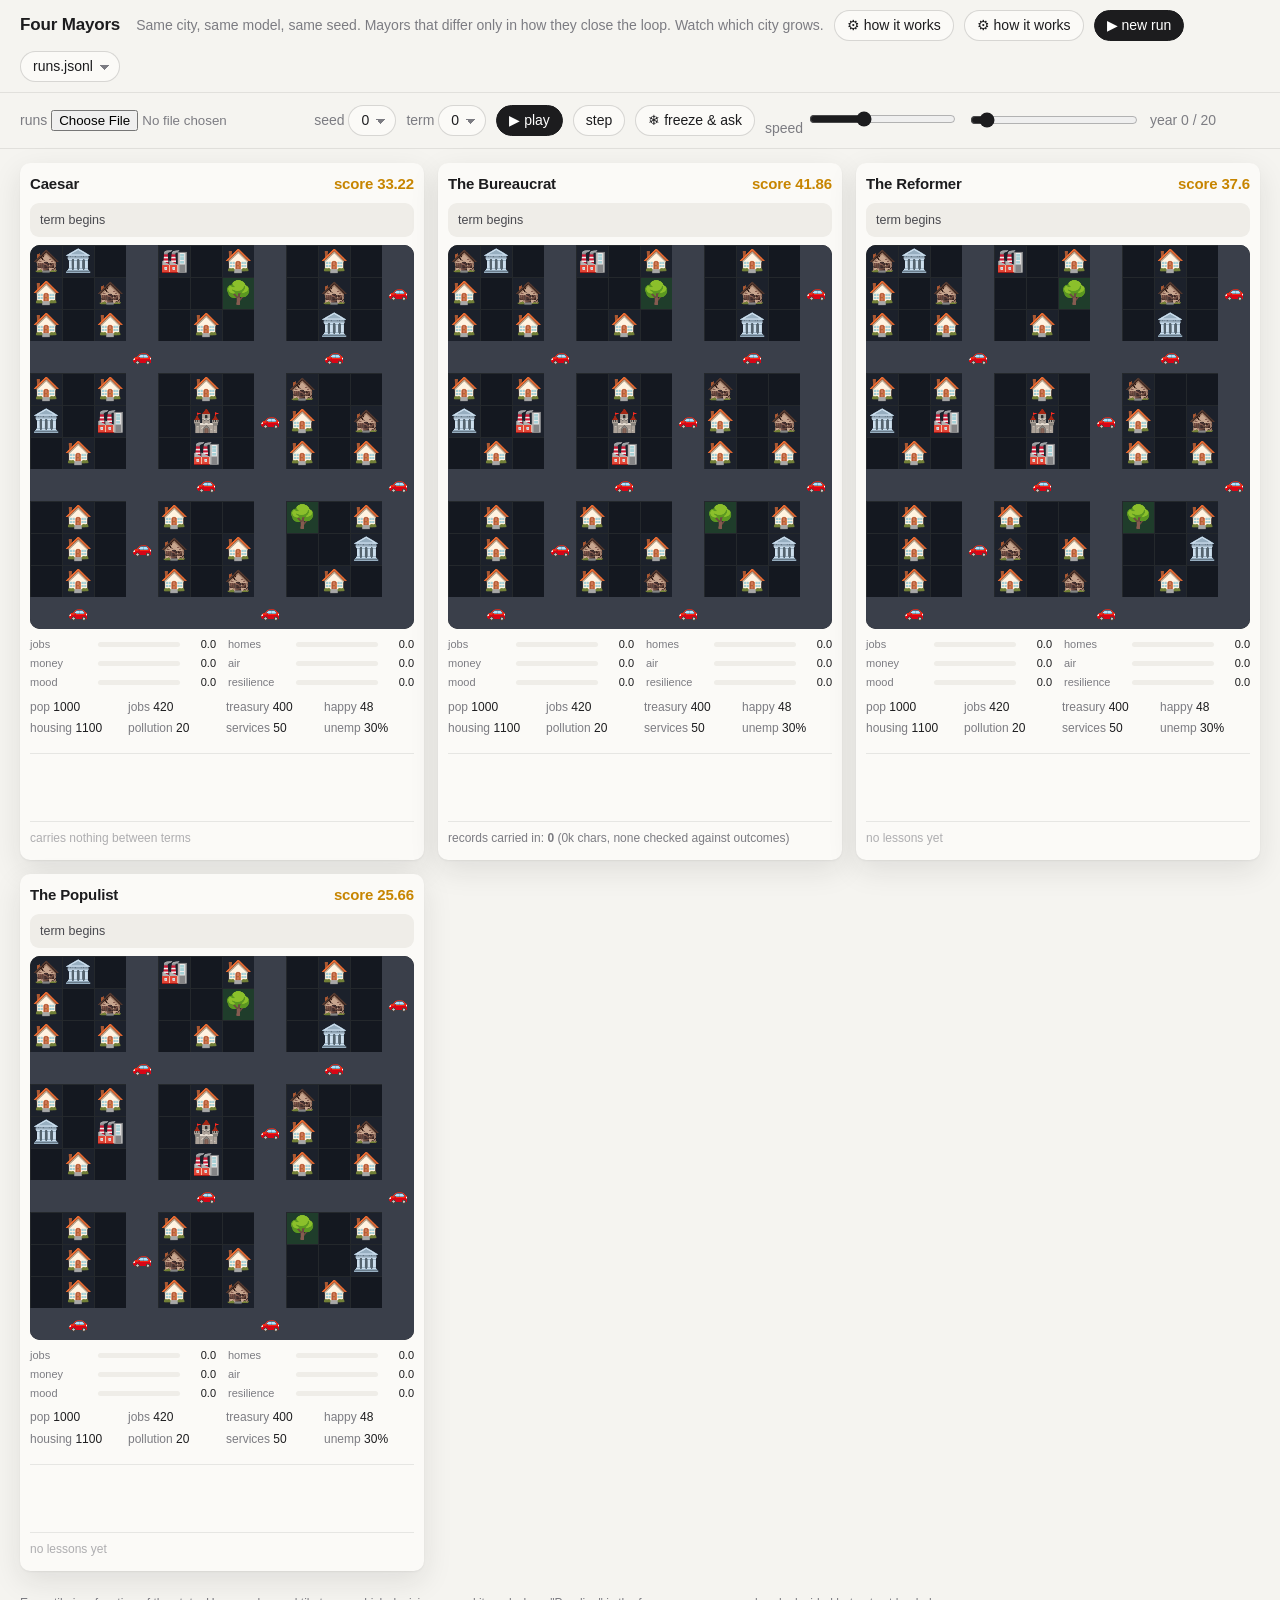
<file: web/index.html>
<!doctype html>
<html lang="en">
<head>
<meta charset="utf-8" />
<meta name="viewport" content="width=device-width, initial-scale=1" />
<title>Four Mayors</title>
<style>
  :root { --bg:#0f1115; --panel:#171a21; --ink:#e8e8ea; --muted:#9aa0aa; --line:#2a2f3a; --good:#4ade80; --bad:#f87171; --warn:#fbbf24; }
  * { box-sizing: border-box; }
  body { margin:0; background:var(--bg); color:var(--ink); font: 14px/1.4 system-ui, -apple-system, Segoe UI, Roboto, sans-serif; }
  header { display:flex; gap:16px; align-items:center; padding:12px 20px; border-bottom:1px solid var(--line); flex-wrap:wrap; }
  header h1 { font-size:18px; margin:0; font-weight:600; }
  header .thesis { color:var(--muted); }
  .controls { display:flex; gap:10px; align-items:center; flex-wrap:wrap; padding:10px 20px; border-bottom:1px solid var(--line); }
  .controls label { color:var(--muted); }
  select, button, input[type=range] { background:var(--panel); color:var(--ink); border:1px solid var(--line); border-radius:6px; padding:5px 8px; }
  button { cursor:pointer; }
  button.primary { background:#2563eb; border-color:#2563eb; }
  #year { font-variant-numeric: tabular-nums; min-width:110px; }
  main { display:grid; grid-template-columns: repeat(auto-fit, minmax(300px, 1fr)); gap:14px; padding:14px 20px; }
  .city { background:var(--panel); border:1px solid var(--line); border-radius:10px; padding:10px; display:flex; flex-direction:column; gap:8px; }
  .city h2 { margin:0; font-size:15px; display:flex; justify-content:space-between; align-items:baseline; }
  .city h2 .score { font-variant-numeric: tabular-nums; color:var(--warn); }
  canvas { width:100%; aspect-ratio:1; border-radius:6px; background:#0b0d12; image-rendering: pixelated; }
  .health { display:grid; grid-template-columns: 1fr 1fr; gap:3px 12px; font-size:11px; color:var(--muted); }
  .hb { display:grid; grid-template-columns: 62px 1fr 30px; align-items:center; gap:6px; }
  .hb.total { grid-column: 1 / -1; color:var(--ink); }
  .ht { height:7px; background:#0b0d12; border-radius:4px; overflow:hidden; }
  .hf { display:block; height:100%; transition: width .6s ease; }
  .hv { text-align:right; font-variant-numeric: tabular-nums; }
  .stats { display:grid; grid-template-columns: repeat(4, 1fr); gap:4px 8px; font-size:12px; color:var(--muted); }
  .stats b { color:var(--ink); font-weight:500; }
  .ticker { min-height:60px; font-size:12px; color:var(--muted); border-top:1px solid var(--line); padding-top:6px; }
  .ticker .ev { display:block; }
  .ticker .up { color:var(--good); } .ticker .down { color:var(--bad); }
  .lessons { font-size:12px; border-top:1px solid var(--line); padding-top:6px; }
  .lessons .l { display:block; padding:2px 0; }
  .lessons .failed { color:var(--bad); text-decoration: line-through; }
  .lessons .held { color:var(--good); }
  .fuse { font-size:12px; color:var(--warn); }
  .decision { font-size:12px; color:var(--ink); background:#1f2937; border-radius:6px; padding:6px 8px; min-height:34px; }
  .tip { position:fixed; pointer-events:none; background:#000; color:#fff; padding:4px 8px; border-radius:6px; font-size:12px; display:none; z-index:10; }
  footer { padding:10px 20px; color:var(--muted); font-size:12px; }
</style>
<link rel="stylesheet" href="theme.css">
<style>:root{--panel:var(--surface);--line:var(--hair)} body{background:var(--bg)!important;color:var(--ink)!important} .city{background:var(--surface)!important;border:none!important;box-shadow:var(--shadow)} canvas{border-radius:10px} .decision{background:var(--surface-2)!important;color:var(--ink-2)!important} .ht{background:var(--surface-2)!important} .stats b{color:var(--ink)!important}</style>
</head>
<body>
<header>
  <h1>Four Mayors</h1>
  <span class="thesis">Same city, same model, same seed. Mayors that differ only in how they close the loop. Watch which city grows.</span>
</header>
<div class="controls">
  <label>runs <input id="file" type="file" accept=".jsonl,.json" /></label>
  <label>seed <select id="seed"></select></label>
  <label>term <select id="term"></select></label>
  <button id="play" class="primary">▶ play</button>
  <button id="step">step</button>
  <button id="freeze" title="stop the clock and ask someone in the city">❄ freeze &amp; ask</button>
  <label>speed <input id="speed" type="range" min="1" max="10" value="4" /></label>
  <input id="scrub" type="range" min="0" max="20" value="0" style="flex:1; min-width:160px" />
  <span id="year">year 0 / 20</span>
</div>
<main id="cities"></main>
<footer>Every tile is a function of the state. Hover a changed tile to see which decision caused it, and when. "Pending" is the fuse: consequences already decided but not yet landed.</footer>
<div class="tip" id="tip"></div>

<script>
// ---------- data ----------
let episodes = [];   // all lines from runs.jsonl
let view = [];       // episodes for the selected (seed, term), one per mayor
let year = 0, playing = false, timer = null;
const ORDER = ["caesar", "bureaucrat", "reformer", "populist", "reformer_shuffled"];
const NAMES = window.MAYOR_NAMES = { caesar: "Caesar", bureaucrat: "The Bureaucrat", reformer: "The Reformer", populist: "The Populist", reformer_shuffled: "Reformer (shuffled control)" };

function dedupe(eps) {
  const m = new Map(); for (const e of eps) m.set(`${e.mayor}|${e.seed}|${e.term}`, e); // later lines win
  return [...m.values()];
}
async function loadDefault() {
  let file = new URLSearchParams(location.search).get("runs");
  if (!file) { try { const j = await (await fetch("http://localhost:8766/runs")).json(); const first = j.runs.find(r => r.file !== "runs.jsonl" && r.episodes > 0) || j.runs[0]; file = first && first.file; } catch (e) {} }
  file = file || "demo-science.jsonl";
  try { const r = await fetch(`../runs/${file}?t=${Date.now()}`); if (r.ok) { window.currentRunFile = file; parse(await r.text()); const rf = document.getElementById('runFile'); if (rf && [...rf.options].some(o => o.value === file)) rf.value = file; } } catch (e) {}
}
function parse(text) {
  episodes = dedupe(text.split("\n").filter(Boolean).map(l => JSON.parse(l)));
  const seeds = [...new Set(episodes.map(e => e.seed))].sort((a,b)=>a-b);
  const terms = [...new Set(episodes.map(e => e.term))].sort((a,b)=>a-b);
  fill("seed", seeds); fill("term", terms);
  select();
}
function fill(id, xs) { const s = document.getElementById(id); s.innerHTML = xs.map(x => `<option>${x}</option>`).join(""); }
function select() {
  const seed = +document.getElementById("seed").value, term = +document.getElementById("term").value;
  view = episodes.filter(e => e.seed === seed && e.term === term)
                 .sort((a,b) => ORDER.indexOf(a.mayor) - ORDER.indexOf(b.mayor));
  year = 0; build(); render();
}

// ---------- tiles: a deterministic function of state ----------
// 12x12 grid. Tile kinds: empty, shack, house, tower, factory, park, civic, road.
function tilesFor(s) {
  const N = 12, t = [];
  const hu = s.housing, tier = s.economy_tier;
  const houses = Math.min(60, Math.round(hu / 40));          // ~1 tile per 40 units
  const factories = Math.min(20, s.factories);
  const parks = Math.min(20, s.parks);
  const civic = Math.min(12, Math.round(s.services / 12));
  const occ = Math.min(1, s.population / Math.max(hu, 1));   // occupancy drives shack/house/tower mix
  // fixed placement order so the same state always draws the same picture
  const spots = [];
  for (let r = 0; r < N; r++) for (let c = 0; c < N; c++) {
    if (r % 4 === 3 || c % 4 === 3) { spots.push(null); continue; } // roads
    spots.push([r, c]);
  }
  const lots = spots.map((p, i) => p ? i : -1).filter(i => i >= 0);
  // deterministic shuffle by index (no rng): a fixed permutation
  const perm = lots.map((i, k) => [((k * 37) % lots.length), i]).sort((a,b)=>a[0]-b[0]).map(x=>x[1]);
  const kinds = new Array(N*N).fill("empty");
  spots.forEach((p, i) => { if (!p) kinds[i] = "road"; });
  const HALL = 5 * N + 5; kinds[HALL] = "hall"; // city hall always stands at the centre lot
  const perm0 = perm.filter(i => i !== HALL); perm.length = 0; perm.push(...perm0);
  let k = 0;
  for (let i = 0; i < houses && k < perm.length; i++, k++) kinds[perm[k]] = occ > 0.9 ? (tier >= 2 ? "tower" : "house") : (occ > 0.6 ? "house" : "shack");
  for (let i = 0; i < factories && k < perm.length; i++, k++) kinds[perm[k]] = "factory";
  for (let i = 0; i < parks && k < perm.length; i++, k++) kinds[perm[k]] = "park";
  for (let i = 0; i < civic && k < perm.length; i++, k++) kinds[perm[k]] = "civic";
  // shuttered shops appear when the economy is bad: convert some houses to "shuttered"
  if (tier <= 1) for (let i = 0; i < N*N; i += 7) if (kinds[i] === "house" || kinds[i] === "shack") kinds[i] = "shuttered";
  return { kinds, N, tier, pollution: s.pollution };
}
const GLYPH = { empty: "", shack: "🛖", house: "🏠", tower: "🏢", factory: "🏭", park: "🌳", civic: "🏛️", hall: "🏰", shuttered: "🏚️", road: "" };
function drawCity(cv, s, prevKinds, changedTiles) {
  const ctx = cv.getContext("2d");
  const W = cv.width = cv.clientWidth * 2, H = cv.height = W;
  const { kinds, N, tier, pollution } = tilesFor(s);
  // sky tint from pollution
  const smog = Math.min(1, pollution / 100);
  ctx.fillStyle = `rgb(${Math.round(20 + 80*smog)}, ${Math.round(28 + 60*smog)}, ${Math.round(40 + 20*smog)})`;
  ctx.fillRect(0, 0, W, H);
  const cell = W / N;
  ctx.font = `${cell * 0.7}px serif`; ctx.textAlign = "center"; ctx.textBaseline = "middle";
  for (let r = 0; r < N; r++) for (let c = 0; c < N; c++) {
    const i = r * N + c, kind = kinds[i], x = c * cell, y = r * cell;
    if (kind === "road") {
      ctx.fillStyle = "#3a3f4a"; ctx.fillRect(x, y, cell, cell);
      // vehicles: horses at tier 0, few cars at 1, traffic at 2-3
      if ((r + c) % (tier === 0 ? 9 : tier === 1 ? 6 : 3) === 0) { ctx.font = `${cell*0.5}px serif`; ctx.fillText(tier === 0 ? "🐎" : "🚗", x + cell/2, y + cell/2); ctx.font = `${cell * 0.7}px serif`; }
      continue;
    }
    ctx.fillStyle = kind === "park" ? "#1f3d2b" : kind === "empty" ? "#141820" : "#1c212b";
    ctx.fillRect(x + 1, y + 1, cell - 2, cell - 2);
    if (GLYPH[kind]) ctx.fillText(GLYPH[kind], x + cell/2, y + cell/2 + 2);
    if (prevKinds && prevKinds[i] !== kind) { ctx.strokeStyle = "#fbbf24"; ctx.lineWidth = 3; ctx.strokeRect(x + 2, y + 2, cell - 4, cell - 4); changedTiles.push({ r, c, from: prevKinds[i], to: kind }); }
  }
  return kinds;
}

// ---------- build cards ----------
function build() {
  const main = document.getElementById("cities"); main.innerHTML = "";
  for (const ep of view) {
    const el = document.createElement("section"); el.className = "city"; el.dataset.mayor = ep.mayor;
    el.innerHTML = `<h2><span>${NAMES[ep.mayor] || ep.mayor}${ep.inherited ? ' <span style="opacity:.5;font-weight:400">· inherited city</span>' : ""}</span><span class="score" title="deterministic scoreboard at end of term">score ${ep.scoreboard?.total ?? "–"}</span></h2>
      <div class="decision"></div>
      <canvas></canvas>
      <div class="health"></div>
      <div class="stats"></div>
      <div class="fuse"></div>
      <div class="ticker"></div>
      <div class="lessons"></div>`;
    main.appendChild(el);
    el._prevKinds = null;
    el.querySelector("h2").style.cursor = "pointer";
    el.querySelector("h2").title = "freeze and ask someone in this city";
    el.querySelector("h2").addEventListener("click", () => { stop(); if (window.chroniclerOpen) window.chroniclerOpen(ep, Math.max(1, year)); });
    el.querySelector("canvas").addEventListener("mousemove", e => hover(e, el, ep));
    el.querySelector("canvas").addEventListener("mouseleave", () => document.getElementById("tip").style.display = "none");
  }
  const maxY = Math.max(...view.map(e => e.years), 1);
  document.getElementById("scrub").max = maxY;
}

function stateAt(ep, y) {
  if (y === 0) return ep.history[0]?.state_before ?? ep.final_state;
  const rec = ep.history[Math.min(y, ep.history.length) - 1];
  return rec.state;
}

function render() {
  document.getElementById("year").textContent = `year ${year} / 20`;
  document.getElementById("scrub").value = year;
  for (const el of document.querySelectorAll(".city")) {
    const ep = view.find(e => e.mayor === el.dataset.mayor);
    const s = stateAt(ep, year);
    const rec = year > 0 ? ep.history[Math.min(year, ep.history.length) - 1] : null;
    const ended = year >= ep.years && ep.ended !== "horizon";
    el._changed = [];
    el._prevKinds = drawCity(el.querySelector("canvas"), s, el._prevKinds, el._changed);
    el._lastEvents = rec ? rec.events : [];
    // health bars: six criteria, 0-10, from the per-year scoreboard
    const sby = ep.scoreboard_by_year || [];
    const sb = year > 0 ? sby[Math.min(year, sby.length) - 1] : null;
    const CRIT = [["prosperity","jobs"],["housing","homes"],["fiscal","money"],["environment","air"],["wellbeing","mood"],["resilience","resilience"]];
    el.querySelector(".health").innerHTML = CRIT.map(([k, label]) => {
      const v = sb ? sb[k] : 0, pct = Math.round(v * 10);
      const col = v >= 7 ? "var(--good)" : v >= 4 ? "var(--warn)" : "var(--bad)";
      return `<div class="hb"><span class="hl">${label}</span><span class="ht"><span class="hf" style="width:${pct}%;background:${col}"></span></span><span class="hv">${v.toFixed(1)}</span></div>`;
    }).join("") + (sb ? `<div class="hb total"><span class="hl">total</span><span class="ht"><span class="hf" style="width:${Math.round(sb.total/60*100)}%;background:var(--warn)"></span></span><span class="hv">${sb.total.toFixed(1)}/60</span></div>` : "");
    el.querySelector(".stats").innerHTML = [
      ["pop", s.population], ["jobs", s.jobs], ["treasury", s.treasury], ["happy", s.happiness],
      ["housing", s.housing], ["pollution", s.pollution], ["services", s.services], ["unemp", Math.round((s.unemployment||0)*100) + "%"],
    ].map(([k, v]) => `<span>${k} <b>${v}</b></span>`).join("");
    el.querySelector(".decision").textContent = rec
      ? (rec.actions.length ? rec.actions.map(a => `${a.name}(${Object.values(a.args).map(v => typeof v === "number" ? Math.round(v*100)/100 : v).join(",")})`).join(" · ") : "did nothing")
        + (rec.reasoning ? ` — “${rec.reasoning.slice(0, 120)}”` : "")
      : "term begins";
    el.querySelector(".fuse").textContent = rec ? `pending consequences: ${rec.pending_count}` + (ended ? `  ·  ENDED: ${ep.ended.toUpperCase()}` : "") : "";
    const evs = (rec ? rec.events : []).filter(e => e.cause_action !== "economy" || Math.abs(e.delta) > 25).slice(0, 5);
    el.querySelector(".ticker").innerHTML = evs.map(e =>
      `<span class="ev ${e.delta > 0 ? "up" : "down"}">${e.variable} ${e.delta > 0 ? "+" : ""}${Math.round(e.delta)} <span style="opacity:.7">because ${e.cause_action} (y${e.cause_year})${e.note ? ": " + e.note : ""}</span></span>`).join("");
    // lessons panel: memory before this term, with this term's verdicts once the term is over
    const before = ep.memory_before?.lessons || [];
    const verdicts = year >= ep.years ? (ep.memory_diff?.checked || []) : [];
    if (ep.memory_before?.policy === "opinion_log") {
      el.querySelector(".lessons").innerHTML = `<span class="l">records carried in: <b>${ep.memory_before.opinion_log_entries}</b> (${Math.round(ep.memory_before.opinion_log_chars/1000)}k chars, none checked against outcomes)</span>`;
    } else if (before.length || verdicts.length) {
      el.querySelector(".lessons").innerHTML = before.map(l => {
        const v = verdicts.find(x => x.rule === l.rule);
        const cls = v ? (v.verdict === "failed" ? "failed" : v.verdict === "held" ? "held" : "") : "";
        return `<span class="l ${cls}">• ${l.rule} <span style="opacity:.6">(${l.confidence})${v && v.deleted ? " — deleted" : v && v.verdict === "failed" ? ` — contradicted, ${v.before}→${v.after}` : ""}</span></span>`;
      }).join("");
    } else {
      el.querySelector(".lessons").innerHTML = ep.memory_before?.policy === "none" ? `<span class="l" style="opacity:.6">carries nothing between terms</span>` : `<span class="l" style="opacity:.6">no lessons yet</span>`;
    }
  }
}

function hover(e, el, ep) {
  const tip = document.getElementById("tip");
  const cv = e.target, rect = cv.getBoundingClientRect();
  const N = 12, c = Math.floor((e.clientX - rect.left) / rect.width * N), r = Math.floor((e.clientY - rect.top) / rect.height * N);
  const ch = (el._changed || []).find(t => t.r === r && t.c === c);
  if (!ch) { tip.style.display = "none"; return; }
  const cause = (el._lastEvents || []).find(ev => ["housing", "factories", "parks", "services", "population"].includes(ev.variable) && ev.cause_action !== "economy")
             || (el._lastEvents || [])[0];
  tip.textContent = `${ch.from} → ${ch.to}` + (cause ? `  because: ${cause.cause_action}, year ${cause.cause_year}` : "");
  tip.style.left = (e.clientX + 12) + "px"; tip.style.top = (e.clientY + 12) + "px"; tip.style.display = "block";
}

// ---------- playback: two clocks ----------
function tick() {
  const maxY = +document.getElementById("scrub").max;
  if (year >= maxY) { stop(); return; }
  year++; render();
  if (window.chroniclerCheck && window.chroniclerCheck(view, year)) { const wasPlaying = playing; stop(); window.__resumePlay = () => { if (wasPlaying) play(); }; }
}
function play() { if (playing) return stop(); playing = true; document.getElementById("play").textContent = "❚❚ pause"; schedule(); }
function schedule() { const spd = +document.getElementById("speed").value; timer = setTimeout(() => { tick(); if (playing) schedule(); }, 10000 / spd); }
function stop() { playing = false; clearTimeout(timer); document.getElementById("play").textContent = "▶ play"; }

document.getElementById("play").onclick = play;
document.getElementById("step").onclick = () => { stop(); tick(); };
document.getElementById("freeze").onclick = () => { stop(); if (view[0] && window.chroniclerOpen) window.chroniclerOpen(view[0], Math.max(1, year)); };
document.getElementById("scrub").oninput = e => { stop(); year = +e.target.value; for (const el of document.querySelectorAll(".city")) el._prevKinds = null; render(); };
document.getElementById("seed").onchange = select;
document.getElementById("term").onchange = select;
document.getElementById("file").onchange = async e => { const f = e.target.files[0]; if (f) parse(await f.text()); };
window.addEventListener("resize", render);
window.currentEp = () => view[0] || null;
window.loadRunsFile = async name => { try { const r = await fetch(`../runs/${name}?t=${Date.now()}`); if (r.ok) parse(await r.text()); } catch (e) {} };
loadDefault();
</script>
<script src="narrator.js"></script>
<script src="tech.js"></script>
<script src="runpanel.js"></script>
</body>
</html>
</file>
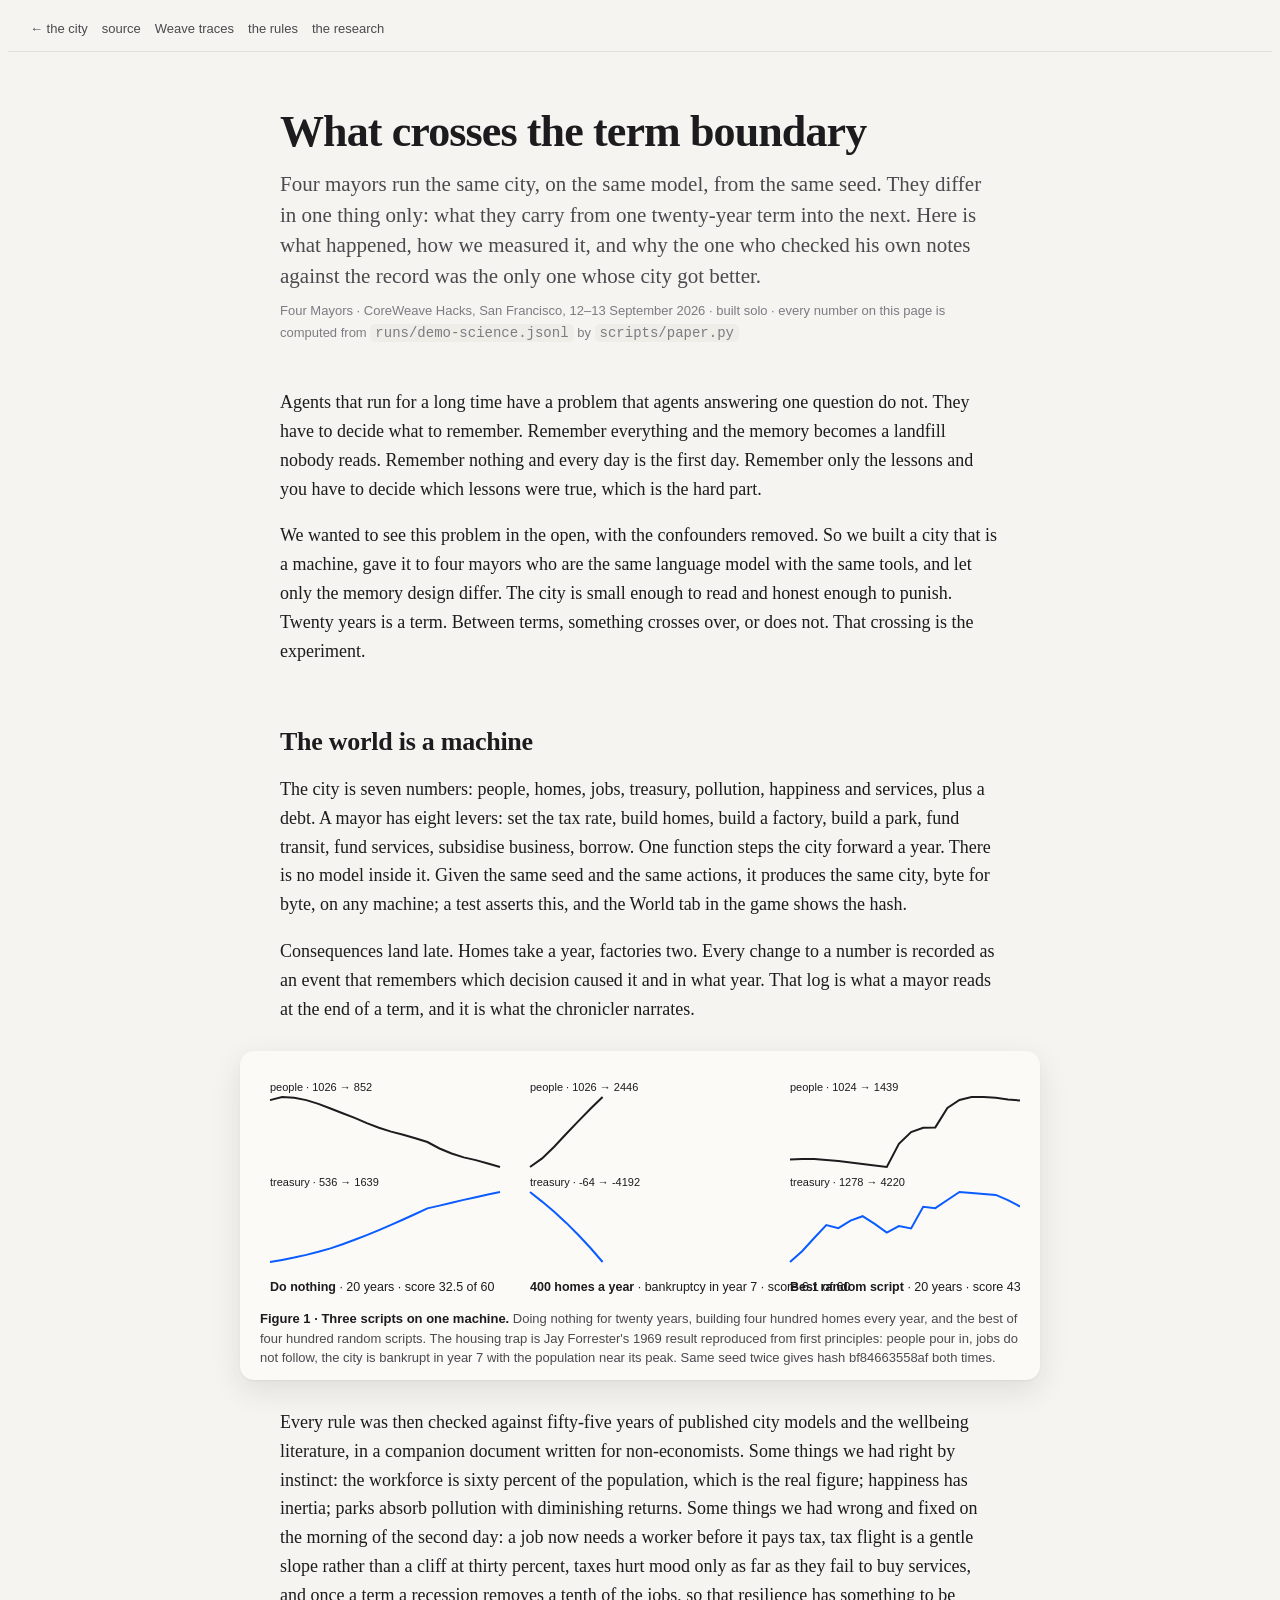
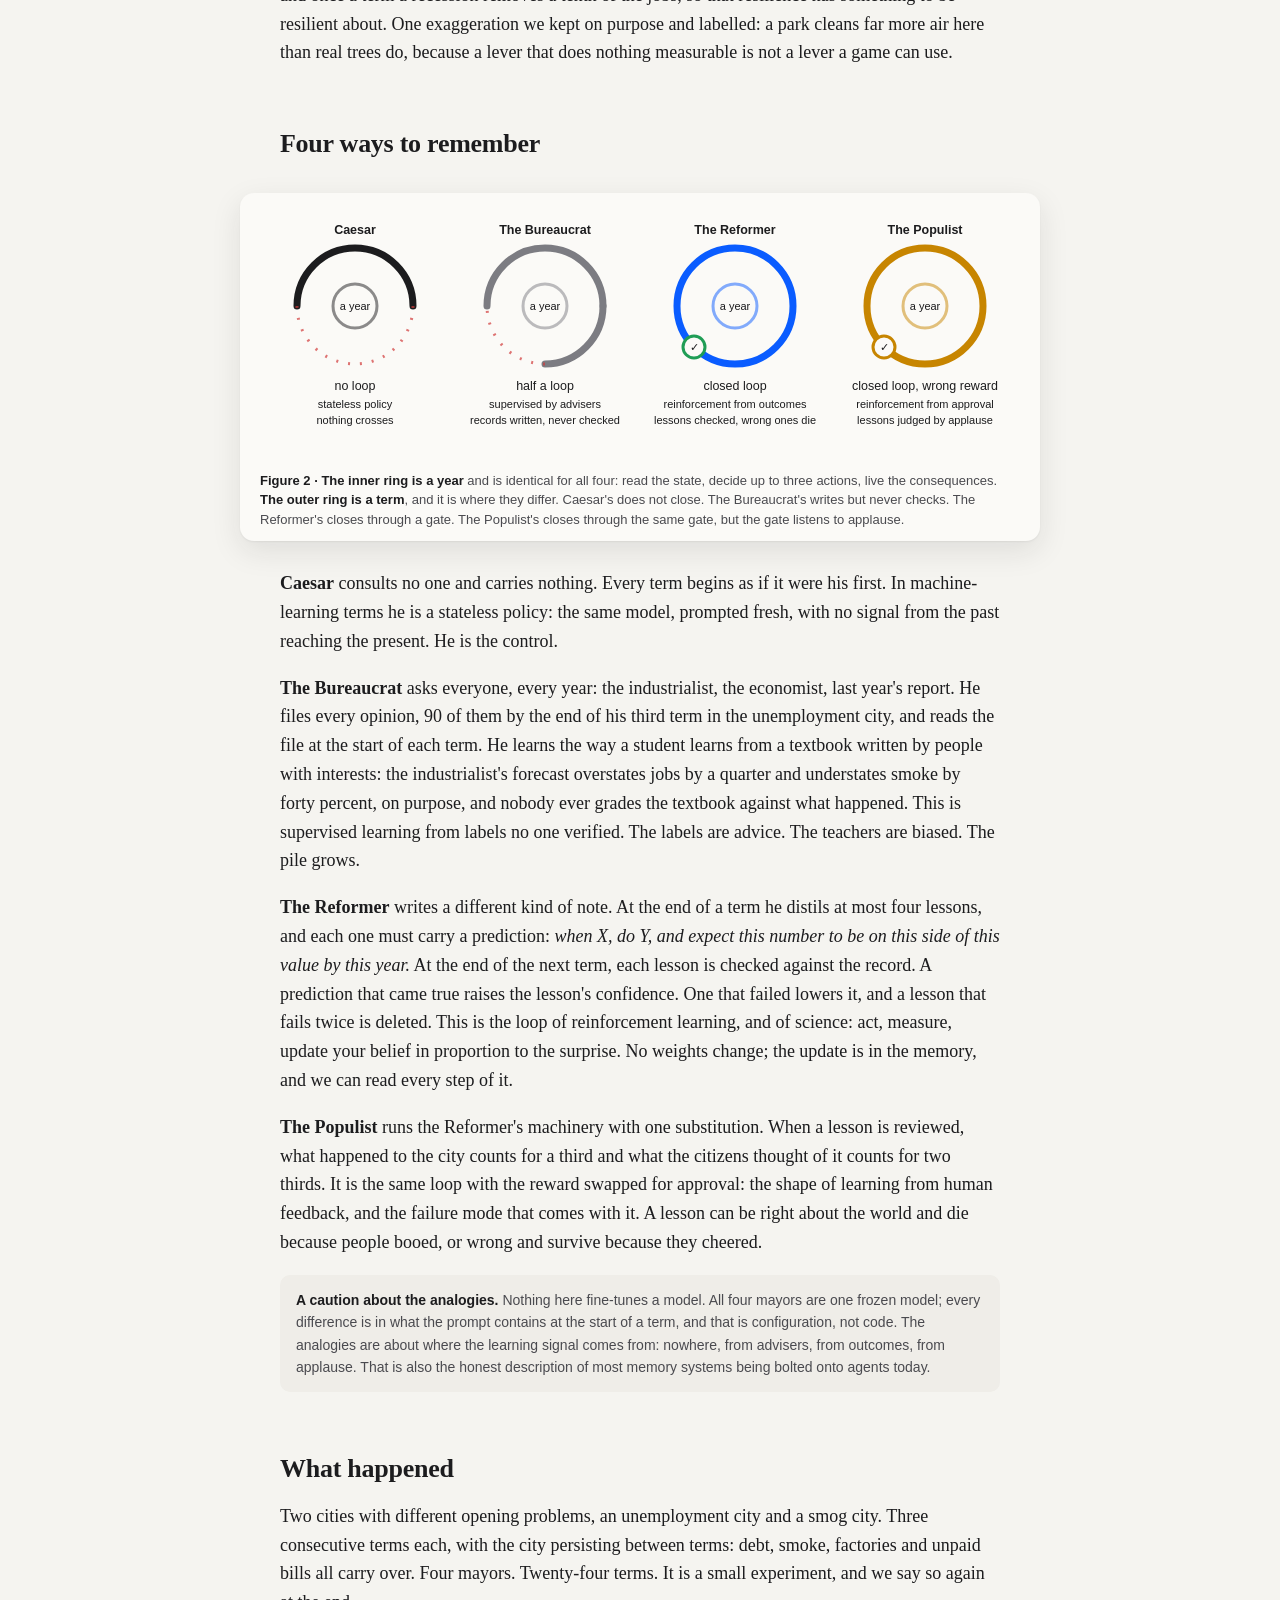
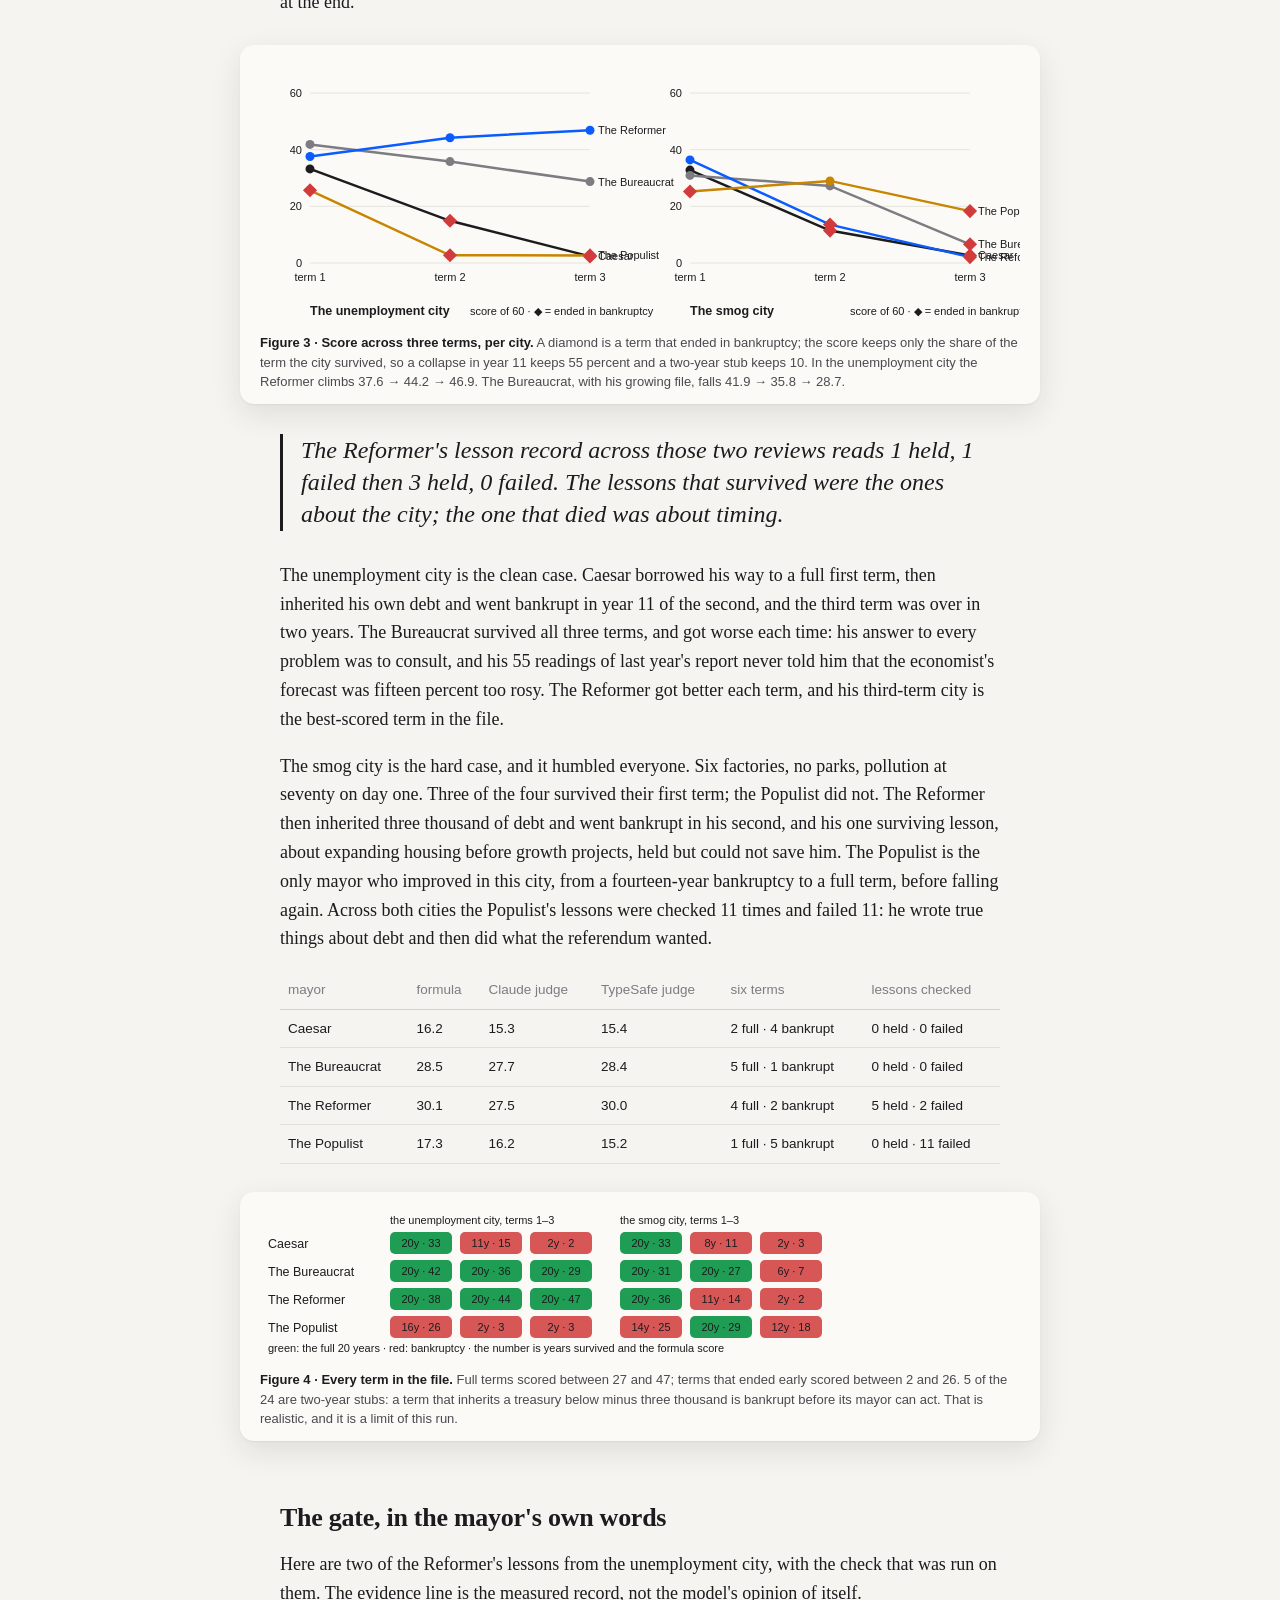
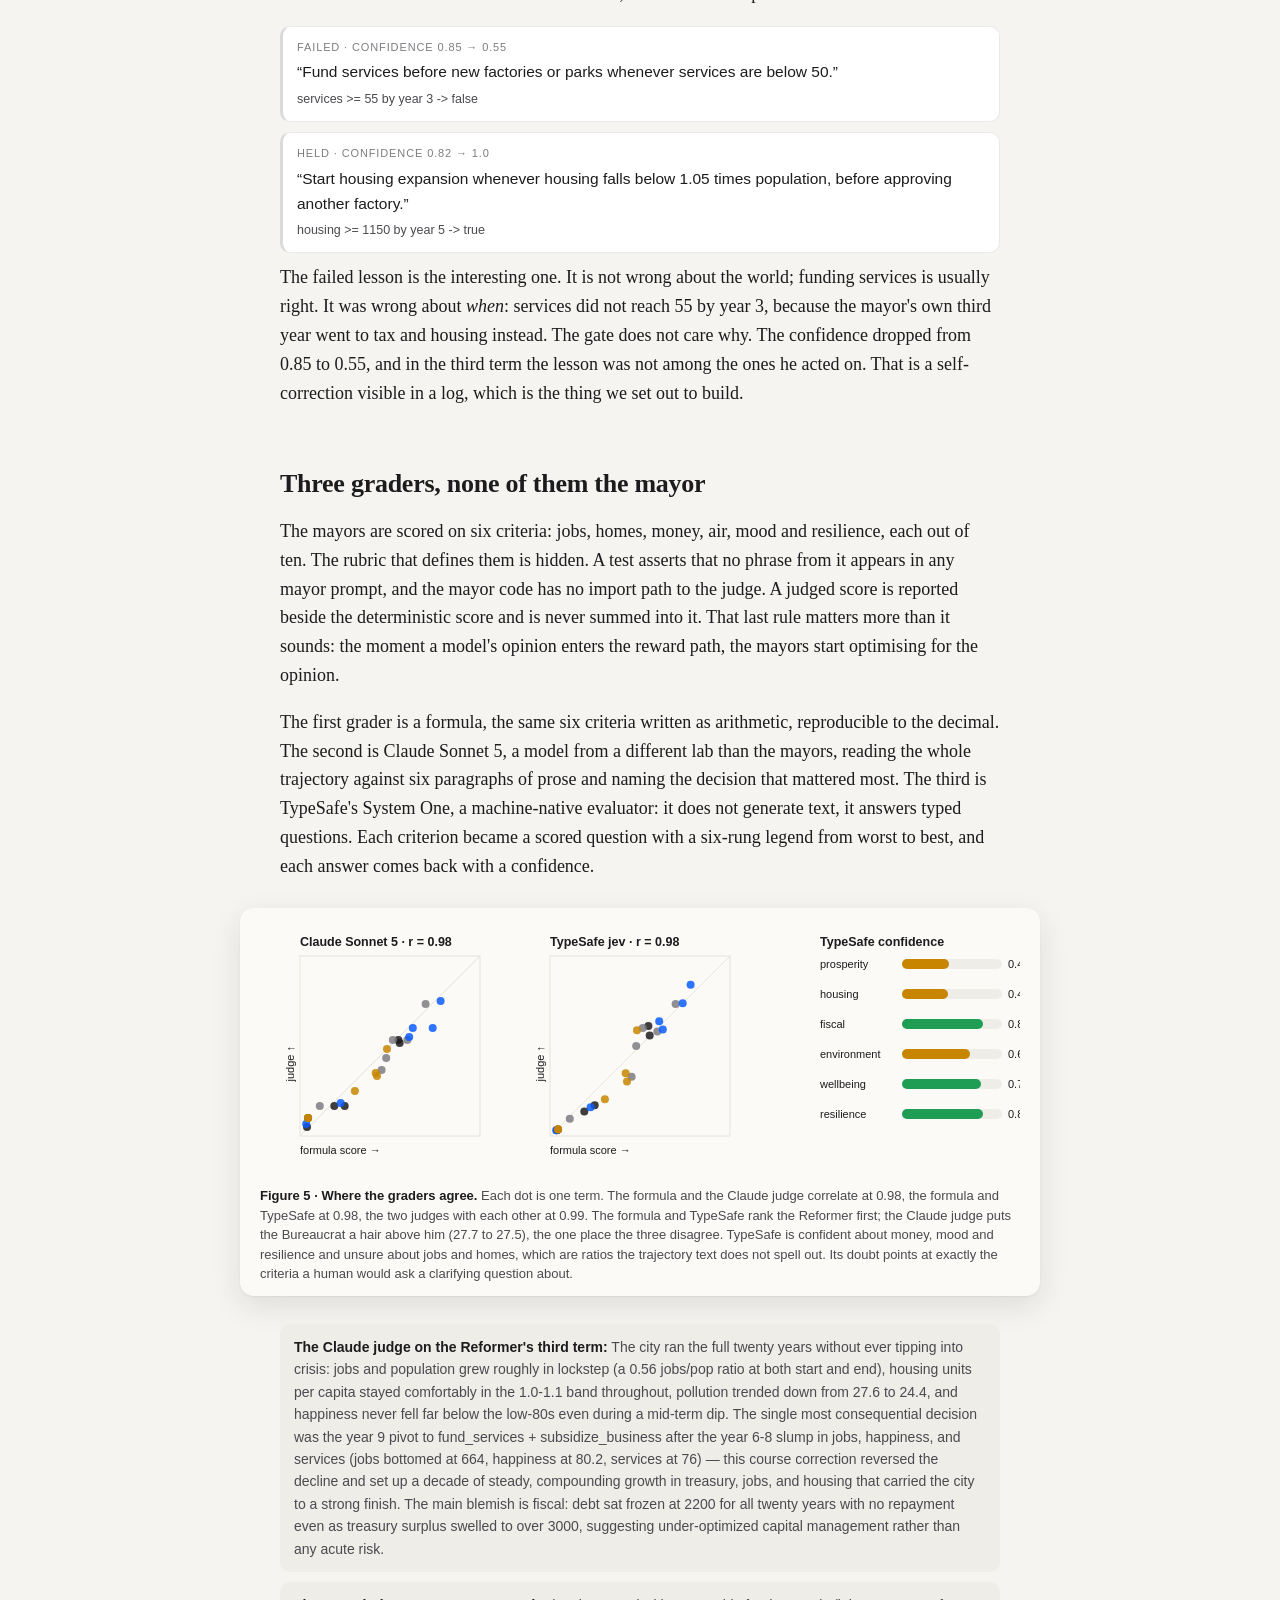
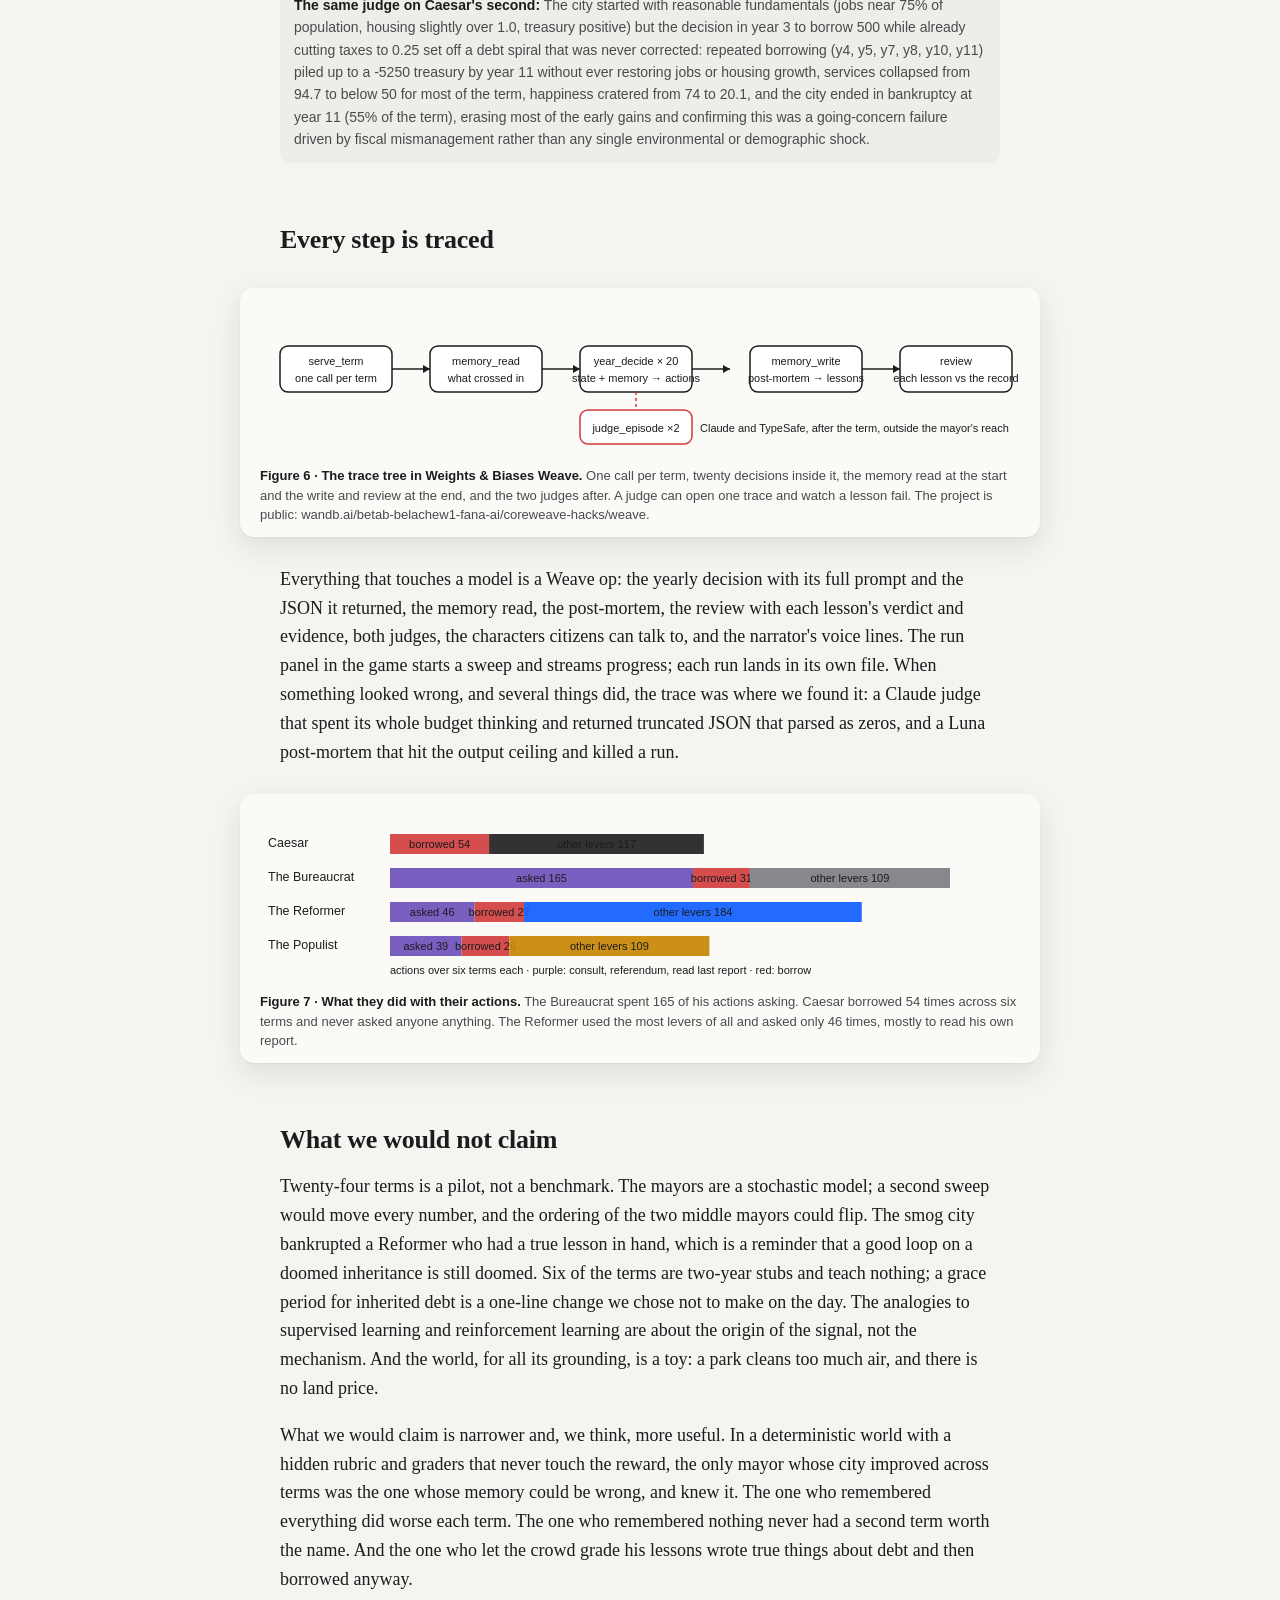
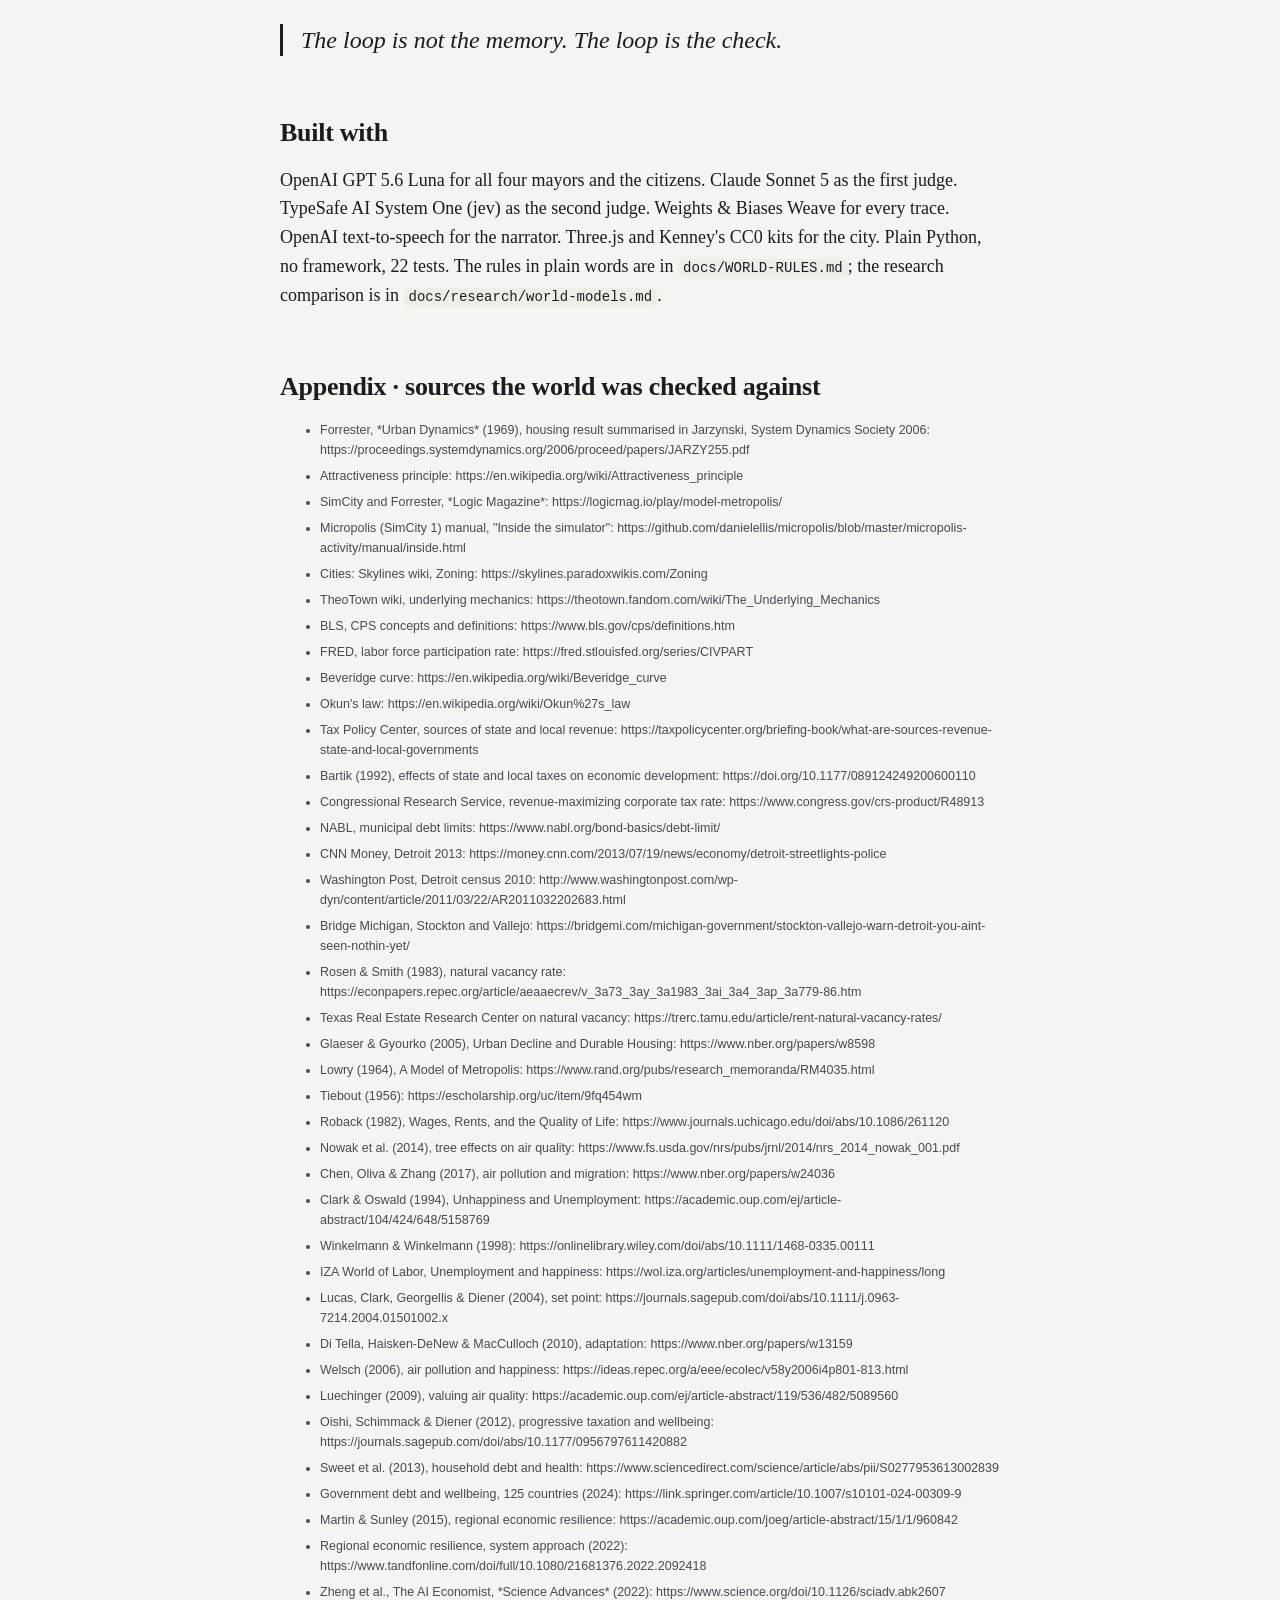
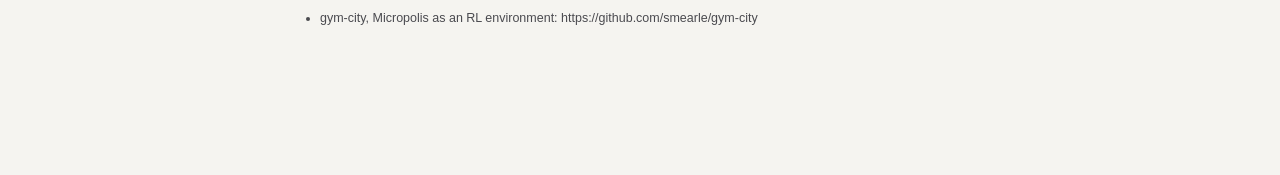
<file: web/paper.html>
<!doctype html>
<html lang="en"><head><meta charset="utf-8"><meta name="viewport" content="width=device-width,initial-scale=1">
<title>Four Mayors · What crosses the term boundary</title>
<link rel="stylesheet" href="theme.css">
<style>
  body { background: var(--bg); }
  .paper { max-width: 720px; margin: 0 auto; padding: 56px 22px 120px; font-family: "Iowan Old Style", "Palatino Linotype", Palatino, Georgia, "Times New Roman", serif; font-size: 18px; line-height: 1.6; color: var(--ink); }
  .paper h1 { font-size: 44px; line-height: 1.08; letter-spacing: -.02em; margin: 0 0 14px; font-weight: 600; }
  .paper .standfirst { font-size: 21px; line-height: 1.45; color: var(--ink-2); margin: 0 0 10px; }
  .paper .byline { font-family: var(--font); font-size: 13px; color: var(--muted); margin: 0 0 44px; }
  .paper h2 { font-size: 26px; letter-spacing: -.01em; margin: 56px 0 12px; font-weight: 600; }
  .paper p { margin: 0 0 18px; }
  .paper .pull { font-size: 24px; line-height: 1.35; color: var(--ink); border-left: 3px solid var(--ink); padding-left: 18px; margin: 30px 0; font-style: italic; }
  figure { margin: 28px -40px; background: var(--surface); border-radius: var(--radius); padding: 18px 20px 12px; box-shadow: var(--shadow); }
  @media (max-width: 860px) { figure { margin: 28px 0; } }
  svg.fig { width: 100%; height: auto; display: block; }
  svg.fig text { font-family: var(--font); } svg.fig .lab { font-size: 11px; fill: #1c1c1e; } svg.fig .cap { font-size: 12.5px; fill: #1c1c1e; }
  figcaption { font-family: var(--font); font-size: 13px; color: var(--ink-2); margin-top: 10px; line-height: 1.5; } figcaption b { color: var(--ink); }
  table { width: 100%; border-collapse: collapse; font-family: var(--font); font-size: 13.5px; margin: 8px 0 4px; }
  th { text-align: left; color: var(--muted); font-weight: 500; padding: 8px 8px; border-bottom: 1px solid var(--hair-2); } td { padding: 8px; border-bottom: 1px solid var(--hair); font-variant-numeric: tabular-nums; }
  .lesson { background: #fff; border: 1px solid var(--hair); border-radius: 10px; padding: 12px 14px; margin: 10px 0; font-family: var(--font); font-size: 14px; }
  .lesson .k { font-size: 11px; text-transform: uppercase; letter-spacing: .08em; color: var(--muted); } .lesson .rule { font-size: 15.5px; margin: 4px 0; color: var(--ink); } .lesson .ev { color: var(--ink-2); font-size: 12.5px; }
  .lesson.failed { border-left: 3px solid var(--bad); } .lesson.held { border-left: 3px solid var(--good); }
  .verdict { font-family: var(--font); font-size: 14px; color: var(--ink-2); background: var(--surface-2); border-radius: 10px; padding: 12px 14px; margin: 10px 0; } .verdict b { color: var(--ink); }
  .aside { font-family: var(--font); font-size: 14px; color: var(--ink-2); background: var(--surface-2); border-radius: 10px; padding: 14px 16px; margin: 18px 0; } .aside b { color: var(--ink); }
  .paper code { font-size: 14px; }
  .sources { font-family: var(--font); font-size: 12.5px; color: var(--ink-2); columns: 1; } .sources li { margin: 0 0 6px; } .sources a { color: var(--accent); word-break: break-all; }
  .topbar { font-family: var(--font); font-size: 13px; display: flex; gap: 14px; padding: 12px 22px; border-bottom: 1px solid var(--hair); } .topbar a { color: var(--ink-2); }
</style></head><body>
<div class="topbar"><a href="city3d.html">← the city</a><a href="https://github.com/Bereket-Belachew/four-mayors">source</a><a href="https://wandb.ai/betab-belachew1-fana-ai/coreweave-hacks/weave">Weave traces</a><a href="../docs/WORLD-RULES.md">the rules</a><a href="../docs/research/world-models.md">the research</a></div>
<article class="paper">
<h1>What crosses the term boundary</h1>
<p class="standfirst">Four mayors run the same city, on the same model, from the same seed. They differ in one thing only: what they carry from one twenty-year term into the next. Here is what happened, how we measured it, and why the one who checked his own notes against the record was the only one whose city got better.</p>
<p class="byline">Four Mayors · CoreWeave Hacks, San Francisco, 12–13 September 2026 · built solo · every number on this page is computed from <code>runs/demo-science.jsonl</code> by <code>scripts/paper.py</code></p>

<p>Agents that run for a long time have a problem that agents answering one question do not. They have to decide what to remember. Remember everything and the memory becomes a landfill nobody reads. Remember nothing and every day is the first day. Remember only the lessons and you have to decide which lessons were true, which is the hard part.</p>
<p>We wanted to see this problem in the open, with the confounders removed. So we built a city that is a machine, gave it to four mayors who are the same language model with the same tools, and let only the memory design differ. The city is small enough to read and honest enough to punish. Twenty years is a term. Between terms, something crosses over, or does not. That crossing is the experiment.</p>

<h2>The world is a machine</h2>
<p>The city is seven numbers: people, homes, jobs, treasury, pollution, happiness and services, plus a debt. A mayor has eight levers: set the tax rate, build homes, build a factory, build a park, fund transit, fund services, subsidise business, borrow. One function steps the city forward a year. There is no model inside it. Given the same seed and the same actions, it produces the same city, byte for byte, on any machine; a test asserts this, and the World tab in the game shows the hash.</p>
<p>Consequences land late. Homes take a year, factories two. Every change to a number is recorded as an event that remembers which decision caused it and in what year. That log is what a mayor reads at the end of a term, and it is what the chronicler narrates.</p>
<figure><svg viewBox="0 0 760 230" class="fig"><polyline points="10.0,31.1 22.1,28.0 34.2,28.8 46.3,31.1 58.4,34.9 70.5,39.5 82.6,44.2 94.7,48.8 106.8,54.2 118.9,58.8 131.1,62.6 143.2,65.7 155.3,69.2 167.4,73.0 179.5,79.5 191.6,84.5 203.7,88.4 215.8,91.1 227.9,94.5 240.0,98.0" fill="none" stroke="#1c1c1e" stroke-width="2"/><text x="10" y="22" class="lab">people · 1026 → 852</text><polyline points="10.0,193.0 22.1,190.9 34.2,188.6 46.3,185.9 58.4,182.8 70.5,179.4 82.6,175.3 94.7,170.8 106.8,166.1 118.9,161.1 131.1,155.9 143.2,150.5 155.3,145.0 167.4,139.4 179.5,136.6 191.6,133.8 203.7,130.9 215.8,128.2 227.9,125.5 240.0,123.0" fill="none" stroke="#0a5cff" stroke-width="2"/><text x="10" y="117" class="lab">treasury · 536 → 1639</text><text x="10" y="222" class="cap"><tspan font-weight="600">Do nothing</tspan> · 20 years · score 32.5 of 60</text><polyline points="270.0,98.0 282.1,89.4 294.2,77.7 306.3,64.8 318.4,52.1 330.5,39.8 342.6,28.0" fill="none" stroke="#1c1c1e" stroke-width="2"/><text x="270" y="22" class="lab">people · 1026 → 2446</text><polyline points="270.0,123.0 282.1,132.6 294.2,142.8 306.3,153.9 318.4,166.0 330.5,179.0 342.6,193.0" fill="none" stroke="#0a5cff" stroke-width="2"/><text x="270" y="117" class="lab">treasury · -64 → -4192</text><text x="270" y="222" class="cap"><tspan font-weight="600">400 homes a year</tspan> · bankruptcy in year 7 · score 6.1 of 60</text><polyline points="530.0,90.6 542.1,90.0 554.2,90.0 566.3,90.9 578.4,92.0 590.5,93.4 602.6,95.0 614.7,96.4 626.8,98.0 638.9,74.9 651.1,63.1 663.2,58.7 675.3,58.4 687.4,39.0 699.5,31.0 711.6,28.1 723.7,28.0 735.8,28.7 747.9,30.6 760.0,31.4" fill="none" stroke="#1c1c1e" stroke-width="2"/><text x="530" y="22" class="lab">people · 1024 → 1439</text><polyline points="530.0,193.0 542.1,182.2 554.2,169.0 566.3,156.1 578.4,159.2 590.5,151.6 602.6,147.2 614.7,154.9 626.8,163.6 638.9,157.1 651.1,159.5 663.2,137.8 675.3,139.2 687.4,131.0 699.5,123.0 711.6,124.0 723.7,125.0 735.8,125.9 747.9,131.2 760.0,137.5" fill="none" stroke="#0a5cff" stroke-width="2"/><text x="530" y="117" class="lab">treasury · 1278 → 4220</text><text x="530" y="222" class="cap"><tspan font-weight="600">Best random script</tspan> · 20 years · score 43.2 of 60</text></svg><figcaption><b>Figure 1 · Three scripts on one machine.</b> Doing nothing for twenty years, building four hundred homes every year, and the best of four hundred random scripts. The housing trap is Jay Forrester's 1969 result reproduced from first principles: people pour in, jobs do not follow, the city is bankrupt in year 7 with the population near its peak. Same seed twice gives hash bf84663558af both times.</figcaption></figure>
<p>Every rule was then checked against fifty-five years of published city models and the wellbeing literature, in a companion document written for non-economists. Some things we had right by instinct: the workforce is sixty percent of the population, which is the real figure; happiness has inertia; parks absorb pollution with diminishing returns. Some things we had wrong and fixed on the morning of the second day: a job now needs a worker before it pays tax, tax flight is a gentle slope rather than a cliff at thirty percent, taxes hurt mood only as far as they fail to buy services, and once a term a recession removes a tenth of the jobs, so that resilience has something to be resilient about. One exaggeration we kept on purpose and labelled: a park cleans far more air here than real trees do, because a lever that does nothing measurable is not a lever a game can use.</p>

<h2>Four ways to remember</h2>
<figure><svg viewBox="0 0 760 250" class="fig"><path d="M37,95 A58,58 0 1 1 153,95" fill="none" stroke="#1c1c1e" stroke-width="7" stroke-linecap="round"/><path d="M153,95 A58,58 0 0 1 37,95" fill="none" stroke="#d23b3b" stroke-width="3" stroke-dasharray="2 10" opacity=".7"/><circle cx="95" cy="95" r="22" fill="none" stroke="#1c1c1e" stroke-width="3" opacity=".5"/><text x="95" y="99" text-anchor="middle" class="lab">a year</text><text x="95" y="23" text-anchor="middle" class="cap" font-weight="600">Caesar</text><text x="95" y="179" text-anchor="middle" class="cap">no loop</text><text x="95" y="197" text-anchor="middle" class="lab" fill="#4a4a4f">stateless policy</text><text x="95" y="213" text-anchor="middle" class="lab" fill="#7c7c82">nothing crosses</text><path d="M227,95 A58,58 0 1 1 343,95" fill="none" stroke="#7c7c82" stroke-width="7" stroke-linecap="round"/><path d="M343,95 A58,58 0 0 1 285,153" fill="none" stroke="#7c7c82" stroke-width="7" stroke-linecap="round"/><path d="M285,153 A58,58 0 0 1 227,95" fill="none" stroke="#d23b3b" stroke-width="3" stroke-dasharray="2 10" opacity=".7"/><circle cx="285" cy="95" r="22" fill="none" stroke="#7c7c82" stroke-width="3" opacity=".5"/><text x="285" y="99" text-anchor="middle" class="lab">a year</text><text x="285" y="23" text-anchor="middle" class="cap" font-weight="600">The Bureaucrat</text><text x="285" y="179" text-anchor="middle" class="cap">half a loop</text><text x="285" y="197" text-anchor="middle" class="lab" fill="#4a4a4f">supervised by advisers</text><text x="285" y="213" text-anchor="middle" class="lab" fill="#7c7c82">records written, never checked</text><circle cx="475" cy="95" r="58" fill="none" stroke="#0a5cff" stroke-width="7"/><circle cx="434" cy="136" r="11" fill="#fbfaf7" stroke="#1f9d55" stroke-width="3"/><text x="434" y="140" text-anchor="middle" class="lab" fill="#1f9d55">✓</text><circle cx="475" cy="95" r="22" fill="none" stroke="#0a5cff" stroke-width="3" opacity=".5"/><text x="475" y="99" text-anchor="middle" class="lab">a year</text><text x="475" y="23" text-anchor="middle" class="cap" font-weight="600">The Reformer</text><text x="475" y="179" text-anchor="middle" class="cap">closed loop</text><text x="475" y="197" text-anchor="middle" class="lab" fill="#4a4a4f">reinforcement from outcomes</text><text x="475" y="213" text-anchor="middle" class="lab" fill="#7c7c82">lessons checked, wrong ones die</text><circle cx="665" cy="95" r="58" fill="none" stroke="#c78500" stroke-width="7"/><circle cx="624" cy="136" r="11" fill="#fbfaf7" stroke="#c78500" stroke-width="3"/><text x="624" y="140" text-anchor="middle" class="lab" fill="#c78500">✓</text><circle cx="665" cy="95" r="22" fill="none" stroke="#c78500" stroke-width="3" opacity=".5"/><text x="665" y="99" text-anchor="middle" class="lab">a year</text><text x="665" y="23" text-anchor="middle" class="cap" font-weight="600">The Populist</text><text x="665" y="179" text-anchor="middle" class="cap">closed loop, wrong reward</text><text x="665" y="197" text-anchor="middle" class="lab" fill="#4a4a4f">reinforcement from approval</text><text x="665" y="213" text-anchor="middle" class="lab" fill="#7c7c82">lessons judged by applause</text></svg><figcaption><b>Figure 2 · The inner ring is a year</b> and is identical for all four: read the state, decide up to three actions, live the consequences. <b>The outer ring is a term</b>, and it is where they differ. Caesar's does not close. The Bureaucrat's writes but never checks. The Reformer's closes through a gate. The Populist's closes through the same gate, but the gate listens to applause.</figcaption></figure>
<p><b>Caesar</b> consults no one and carries nothing. Every term begins as if it were his first. In machine-learning terms he is a stateless policy: the same model, prompted fresh, with no signal from the past reaching the present. He is the control.</p>
<p><b>The Bureaucrat</b> asks everyone, every year: the industrialist, the economist, last year's report. He files every opinion, 90 of them by the end of his third term in the unemployment city, and reads the file at the start of each term. He learns the way a student learns from a textbook written by people with interests: the industrialist's forecast overstates jobs by a quarter and understates smoke by forty percent, on purpose, and nobody ever grades the textbook against what happened. This is supervised learning from labels no one verified. The labels are advice. The teachers are biased. The pile grows.</p>
<p><b>The Reformer</b> writes a different kind of note. At the end of a term he distils at most four lessons, and each one must carry a prediction: <i>when X, do Y, and expect this number to be on this side of this value by this year.</i> At the end of the next term, each lesson is checked against the record. A prediction that came true raises the lesson's confidence. One that failed lowers it, and a lesson that fails twice is deleted. This is the loop of reinforcement learning, and of science: act, measure, update your belief in proportion to the surprise. No weights change; the update is in the memory, and we can read every step of it.</p>
<p><b>The Populist</b> runs the Reformer's machinery with one substitution. When a lesson is reviewed, what happened to the city counts for a third and what the citizens thought of it counts for two thirds. It is the same loop with the reward swapped for approval: the shape of learning from human feedback, and the failure mode that comes with it. A lesson can be right about the world and die because people booed, or wrong and survive because they cheered.</p>
<div class="aside"><b>A caution about the analogies.</b> Nothing here fine-tunes a model. All four mayors are one frozen model; every difference is in what the prompt contains at the start of a term, and that is configuration, not code. The analogies are about where the learning signal comes from: nowhere, from advisers, from outcomes, from applause. That is also the honest description of most memory systems being bolted onto agents today.</div>

<h2>What happened</h2>
<p>Two cities with different opening problems, an unemployment city and a smog city. Three consecutive terms each, with the city persisting between terms: debt, smoke, factories and unpaid bills all carry over. Four mayors. Twenty-four terms. It is a small experiment, and we say so again at the end.</p>
<figure><svg viewBox="0 0 760 260" class="fig"><line x1="50" x2="330" y1="200.0" y2="200.0" stroke="#e5e3dd"/><text x="42" y="204.0" text-anchor="end" class="lab">0</text><line x1="50" x2="330" y1="143.3" y2="143.3" stroke="#e5e3dd"/><text x="42" y="147.3" text-anchor="end" class="lab">20</text><line x1="50" x2="330" y1="86.7" y2="86.7" stroke="#e5e3dd"/><text x="42" y="90.7" text-anchor="end" class="lab">40</text><line x1="50" x2="330" y1="30.0" y2="30.0" stroke="#e5e3dd"/><text x="42" y="34.0" text-anchor="end" class="lab">60</text><polyline points="50.0,105.9 190.0,157.8 330.0,193.4" fill="none" stroke="#1c1c1e" stroke-width="2.5"/><circle cx="50.0" cy="105.9" r="4.5" fill="#1c1c1e"/><rect x="185.0" y="152.8" width="10" height="10" fill="#d23b3b" transform="rotate(45 190.0 157.8)"/><rect x="325.0" y="188.4" width="10" height="10" fill="#d23b3b" transform="rotate(45 330.0 193.4)"/><text x="338.0" y="197.4" class="lab" fill="#1c1c1e">Caesar</text><polyline points="50.0,81.4 190.0,98.6 330.0,118.6" fill="none" stroke="#7c7c82" stroke-width="2.5"/><circle cx="50.0" cy="81.4" r="4.5" fill="#7c7c82"/><circle cx="190.0" cy="98.6" r="4.5" fill="#7c7c82"/><circle cx="330.0" cy="118.6" r="4.5" fill="#7c7c82"/><text x="338.0" y="122.6" class="lab" fill="#7c7c82">The Bureaucrat</text><polyline points="50.0,93.5 190.0,74.7 330.0,67.2" fill="none" stroke="#0a5cff" stroke-width="2.5"/><circle cx="50.0" cy="93.5" r="4.5" fill="#0a5cff"/><circle cx="190.0" cy="74.7" r="4.5" fill="#0a5cff"/><circle cx="330.0" cy="67.2" r="4.5" fill="#0a5cff"/><text x="338.0" y="71.2" class="lab" fill="#0a5cff">The Reformer</text><polyline points="50.0,127.3 190.0,192.3 330.0,192.4" fill="none" stroke="#c78500" stroke-width="2.5"/><rect x="45.0" y="122.3" width="10" height="10" fill="#d23b3b" transform="rotate(45 50.0 127.3)"/><rect x="185.0" y="187.3" width="10" height="10" fill="#d23b3b" transform="rotate(45 190.0 192.3)"/><rect x="325.0" y="187.4" width="10" height="10" fill="#d23b3b" transform="rotate(45 330.0 192.4)"/><text x="338.0" y="196.4" class="lab" fill="#c78500">The Populist</text><text x="50.0" y="218" text-anchor="middle" class="lab">term 1</text><text x="190.0" y="218" text-anchor="middle" class="lab">term 2</text><text x="330.0" y="218" text-anchor="middle" class="lab">term 3</text><text x="50" y="252" class="cap" font-weight="600">The unemployment city</text><text x="210" y="252" class="lab" fill="#7c7c82">score of 60 · ◆ = ended in bankruptcy</text><line x1="430" x2="710" y1="200.0" y2="200.0" stroke="#e5e3dd"/><text x="422" y="204.0" text-anchor="end" class="lab">0</text><line x1="430" x2="710" y1="143.3" y2="143.3" stroke="#e5e3dd"/><text x="422" y="147.3" text-anchor="end" class="lab">20</text><line x1="430" x2="710" y1="86.7" y2="86.7" stroke="#e5e3dd"/><text x="422" y="90.7" text-anchor="end" class="lab">40</text><line x1="430" x2="710" y1="30.0" y2="30.0" stroke="#e5e3dd"/><text x="422" y="34.0" text-anchor="end" class="lab">60</text><polyline points="430.0,107.1 570.0,167.6 710.0,192.4" fill="none" stroke="#1c1c1e" stroke-width="2.5"/><circle cx="430.0" cy="107.1" r="4.5" fill="#1c1c1e"/><rect x="565.0" y="162.6" width="10" height="10" fill="#d23b3b" transform="rotate(45 570.0 167.6)"/><rect x="705.0" y="187.4" width="10" height="10" fill="#d23b3b" transform="rotate(45 710.0 192.4)"/><text x="718.0" y="196.4" class="lab" fill="#1c1c1e">Caesar</text><polyline points="430.0,112.4 570.0,122.9 710.0,181.3" fill="none" stroke="#7c7c82" stroke-width="2.5"/><circle cx="430.0" cy="112.4" r="4.5" fill="#7c7c82"/><circle cx="570.0" cy="122.9" r="4.5" fill="#7c7c82"/><rect x="705.0" y="176.3" width="10" height="10" fill="#d23b3b" transform="rotate(45 710.0 181.3)"/><text x="718.0" y="185.3" class="lab" fill="#7c7c82">The Bureaucrat</text><polyline points="430.0,96.9 570.0,161.6 710.0,194.1" fill="none" stroke="#0a5cff" stroke-width="2.5"/><circle cx="430.0" cy="96.9" r="4.5" fill="#0a5cff"/><rect x="565.0" y="156.6" width="10" height="10" fill="#d23b3b" transform="rotate(45 570.0 161.6)"/><rect x="705.0" y="189.1" width="10" height="10" fill="#d23b3b" transform="rotate(45 710.0 194.1)"/><text x="718.0" y="198.1" class="lab" fill="#0a5cff">The Reformer</text><polyline points="430.0,128.5 570.0,117.9 710.0,148.1" fill="none" stroke="#c78500" stroke-width="2.5"/><rect x="425.0" y="123.5" width="10" height="10" fill="#d23b3b" transform="rotate(45 430.0 128.5)"/><circle cx="570.0" cy="117.9" r="4.5" fill="#c78500"/><rect x="705.0" y="143.1" width="10" height="10" fill="#d23b3b" transform="rotate(45 710.0 148.1)"/><text x="718.0" y="152.1" class="lab" fill="#c78500">The Populist</text><text x="430.0" y="218" text-anchor="middle" class="lab">term 1</text><text x="570.0" y="218" text-anchor="middle" class="lab">term 2</text><text x="710.0" y="218" text-anchor="middle" class="lab">term 3</text><text x="430" y="252" class="cap" font-weight="600">The smog city</text><text x="590" y="252" class="lab" fill="#7c7c82">score of 60 · ◆ = ended in bankruptcy</text></svg><figcaption><b>Figure 3 · Score across three terms, per city.</b> A diamond is a term that ended in bankruptcy; the score keeps only the share of the term the city survived, so a collapse in year 11 keeps 55 percent and a two-year stub keeps 10. In the unemployment city the Reformer climbs 37.6 → 44.2 → 46.9. The Bureaucrat, with his growing file, falls 41.9 → 35.8 → 28.7.</figcaption></figure>
<p class="pull">The Reformer's lesson record across those two reviews reads 1 held, 1 failed then 3 held, 0 failed. The lessons that survived were the ones about the city; the one that died was about timing.</p>
<p>The unemployment city is the clean case. Caesar borrowed his way to a full first term, then inherited his own debt and went bankrupt in year 11 of the second, and the third term was over in two years. The Bureaucrat survived all three terms, and got worse each time: his answer to every problem was to consult, and his 55 readings of last year's report never told him that the economist's forecast was fifteen percent too rosy. The Reformer got better each term, and his third-term city is the best-scored term in the file.</p>
<p>The smog city is the hard case, and it humbled everyone. Six factories, no parks, pollution at seventy on day one. Three of the four survived their first term; the Populist did not. The Reformer then inherited three thousand of debt and went bankrupt in his second, and his one surviving lesson, about expanding housing before growth projects, held but could not save him. The Populist is the only mayor who improved in this city, from a fourteen-year bankruptcy to a full term, before falling again. Across both cities the Populist's lessons were checked 11 times and failed 11: he wrote true things about debt and then did what the referendum wanted.</p>
<table><thead><tr><th>mayor</th><th>formula</th><th>Claude judge</th><th>TypeSafe judge</th><th>six terms</th><th>lessons checked</th></tr></thead><tbody><tr><td>Caesar</td><td>16.2</td><td>15.3</td><td>15.4</td><td>2 full · 4 bankrupt</td><td>0 held · 0 failed</td></tr><tr><td>The Bureaucrat</td><td>28.5</td><td>27.7</td><td>28.4</td><td>5 full · 1 bankrupt</td><td>0 held · 0 failed</td></tr><tr><td>The Reformer</td><td>30.1</td><td>27.5</td><td>30.0</td><td>4 full · 2 bankrupt</td><td>5 held · 2 failed</td></tr><tr><td>The Populist</td><td>17.3</td><td>16.2</td><td>15.2</td><td>1 full · 5 bankrupt</td><td>0 held · 11 failed</td></tr></tbody></table>
<figure><svg viewBox="0 0 760 150" class="fig"><text x="8" y="38" class="cap">Caesar</text><rect x="130" y="22" width="62" height="22" rx="5" fill="#1f9d55" opacity="1"/><text x="161" y="37" text-anchor="middle" class="lab" fill="#fff">20y · 33</text><rect x="200" y="22" width="62" height="22" rx="5" fill="#d23b3b" opacity="0.85"/><text x="231" y="37" text-anchor="middle" class="lab" fill="#fff">11y · 15</text><rect x="270" y="22" width="62" height="22" rx="5" fill="#d23b3b" opacity="0.85"/><text x="301" y="37" text-anchor="middle" class="lab" fill="#fff">2y · 2</text><rect x="360" y="22" width="62" height="22" rx="5" fill="#1f9d55" opacity="1"/><text x="391" y="37" text-anchor="middle" class="lab" fill="#fff">20y · 33</text><rect x="430" y="22" width="62" height="22" rx="5" fill="#d23b3b" opacity="0.85"/><text x="461" y="37" text-anchor="middle" class="lab" fill="#fff">8y · 11</text><rect x="500" y="22" width="62" height="22" rx="5" fill="#d23b3b" opacity="0.85"/><text x="531" y="37" text-anchor="middle" class="lab" fill="#fff">2y · 3</text><text x="8" y="66" class="cap">The Bureaucrat</text><rect x="130" y="50" width="62" height="22" rx="5" fill="#1f9d55" opacity="1"/><text x="161" y="65" text-anchor="middle" class="lab" fill="#fff">20y · 42</text><rect x="200" y="50" width="62" height="22" rx="5" fill="#1f9d55" opacity="1"/><text x="231" y="65" text-anchor="middle" class="lab" fill="#fff">20y · 36</text><rect x="270" y="50" width="62" height="22" rx="5" fill="#1f9d55" opacity="1"/><text x="301" y="65" text-anchor="middle" class="lab" fill="#fff">20y · 29</text><rect x="360" y="50" width="62" height="22" rx="5" fill="#1f9d55" opacity="1"/><text x="391" y="65" text-anchor="middle" class="lab" fill="#fff">20y · 31</text><rect x="430" y="50" width="62" height="22" rx="5" fill="#1f9d55" opacity="1"/><text x="461" y="65" text-anchor="middle" class="lab" fill="#fff">20y · 27</text><rect x="500" y="50" width="62" height="22" rx="5" fill="#d23b3b" opacity="0.85"/><text x="531" y="65" text-anchor="middle" class="lab" fill="#fff">6y · 7</text><text x="8" y="94" class="cap">The Reformer</text><rect x="130" y="78" width="62" height="22" rx="5" fill="#1f9d55" opacity="1"/><text x="161" y="93" text-anchor="middle" class="lab" fill="#fff">20y · 38</text><rect x="200" y="78" width="62" height="22" rx="5" fill="#1f9d55" opacity="1"/><text x="231" y="93" text-anchor="middle" class="lab" fill="#fff">20y · 44</text><rect x="270" y="78" width="62" height="22" rx="5" fill="#1f9d55" opacity="1"/><text x="301" y="93" text-anchor="middle" class="lab" fill="#fff">20y · 47</text><rect x="360" y="78" width="62" height="22" rx="5" fill="#1f9d55" opacity="1"/><text x="391" y="93" text-anchor="middle" class="lab" fill="#fff">20y · 36</text><rect x="430" y="78" width="62" height="22" rx="5" fill="#d23b3b" opacity="0.85"/><text x="461" y="93" text-anchor="middle" class="lab" fill="#fff">11y · 14</text><rect x="500" y="78" width="62" height="22" rx="5" fill="#d23b3b" opacity="0.85"/><text x="531" y="93" text-anchor="middle" class="lab" fill="#fff">2y · 2</text><text x="8" y="122" class="cap">The Populist</text><rect x="130" y="106" width="62" height="22" rx="5" fill="#d23b3b" opacity="0.85"/><text x="161" y="121" text-anchor="middle" class="lab" fill="#fff">16y · 26</text><rect x="200" y="106" width="62" height="22" rx="5" fill="#d23b3b" opacity="0.85"/><text x="231" y="121" text-anchor="middle" class="lab" fill="#fff">2y · 3</text><rect x="270" y="106" width="62" height="22" rx="5" fill="#d23b3b" opacity="0.85"/><text x="301" y="121" text-anchor="middle" class="lab" fill="#fff">2y · 3</text><rect x="360" y="106" width="62" height="22" rx="5" fill="#d23b3b" opacity="0.85"/><text x="391" y="121" text-anchor="middle" class="lab" fill="#fff">14y · 25</text><rect x="430" y="106" width="62" height="22" rx="5" fill="#1f9d55" opacity="1"/><text x="461" y="121" text-anchor="middle" class="lab" fill="#fff">20y · 29</text><rect x="500" y="106" width="62" height="22" rx="5" fill="#d23b3b" opacity="0.85"/><text x="531" y="121" text-anchor="middle" class="lab" fill="#fff">12y · 18</text><text x="130" y="14" class="lab" fill="#7c7c82">the unemployment city, terms 1–3</text><text x="360" y="14" class="lab" fill="#7c7c82">the smog city, terms 1–3</text><text x="8" y="142" class="lab" fill="#7c7c82">green: the full 20 years · red: bankruptcy · the number is years survived and the formula score</text></svg><figcaption><b>Figure 4 · Every term in the file.</b> Full terms scored between 27 and 47; terms that ended early scored between 2 and 26. 5 of the 24 are two-year stubs: a term that inherits a treasury below minus three thousand is bankrupt before its mayor can act. That is realistic, and it is a limit of this run.</figcaption></figure>

<h2>The gate, in the mayor's own words</h2>
<p>Here are two of the Reformer's lessons from the unemployment city, with the check that was run on them. The evidence line is the measured record, not the model's opinion of itself.</p>
<div class="lesson failed"><div class="k">failed · confidence 0.85 → 0.55</div><div class="rule">“Fund services before new factories or parks whenever services are below 50.”</div><div class="ev">services &gt;= 55 by year 3 -&gt; false</div></div>
<div class="lesson held"><div class="k">held · confidence 0.82 → 1.0</div><div class="rule">“Start housing expansion whenever housing falls below 1.05 times population, before approving another factory.”</div><div class="ev">housing &gt;= 1150 by year 5 -&gt; true</div></div>
<p>The failed lesson is the interesting one. It is not wrong about the world; funding services is usually right. It was wrong about <i>when</i>: services did not reach 55 by year 3, because the mayor's own third year went to tax and housing instead. The gate does not care why. The confidence dropped from 0.85 to 0.55, and in the third term the lesson was not among the ones he acted on. That is a self-correction visible in a log, which is the thing we set out to build.</p>

<h2>Three graders, none of them the mayor</h2>
<p>The mayors are scored on six criteria: jobs, homes, money, air, mood and resilience, each out of ten. The rubric that defines them is hidden. A test asserts that no phrase from it appears in any mayor prompt, and the mayor code has no import path to the judge. A judged score is reported beside the deterministic score and is never summed into it. That last rule matters more than it sounds: the moment a model's opinion enters the reward path, the mayors start optimising for the opinion.</p>
<p>The first grader is a formula, the same six criteria written as arithmetic, reproducible to the decimal. The second is Claude Sonnet 5, a model from a different lab than the mayors, reading the whole trajectory against six paragraphs of prose and naming the decision that mattered most. The third is TypeSafe's System One, a machine-native evaluator: it does not generate text, it answers typed questions. Each criterion became a scored question with a six-rung legend from worst to best, and each answer comes back with a confidence.</p>
<figure><svg viewBox="0 0 760 250" class="fig"><line x1="40" y1="210" x2="220" y2="30" stroke="#e5e3dd"/><rect x="40" y="30" width="180" height="180" fill="none" stroke="#e5e3dd"/><circle cx="139.7" cy="117.0" r="4" fill="#1c1c1e" opacity=".85"/><circle cx="84.7" cy="180.0" r="4" fill="#1c1c1e" opacity=".85"/><circle cx="47.0" cy="201.0" r="4" fill="#1c1c1e" opacity=".85"/><circle cx="138.4" cy="114.0" r="4" fill="#1c1c1e" opacity=".85"/><circle cx="74.3" cy="180.0" r="4" fill="#1c1c1e" opacity=".85"/><circle cx="48.0" cy="192.0" r="4" fill="#1c1c1e" opacity=".85"/><circle cx="165.6" cy="78.0" r="4" fill="#7c7c82" opacity=".85"/><circle cx="147.3" cy="114.0" r="4" fill="#7c7c82" opacity=".85"/><circle cx="126.2" cy="132.0" r="4" fill="#7c7c82" opacity=".85"/><circle cx="132.8" cy="114.0" r="4" fill="#7c7c82" opacity=".85"/><circle cx="121.6" cy="144.0" r="4" fill="#7c7c82" opacity=".85"/><circle cx="59.8" cy="180.0" r="4" fill="#7c7c82" opacity=".85"/><circle cx="152.8" cy="102.0" r="4" fill="#0a5cff" opacity=".85"/><circle cx="172.7" cy="102.0" r="4" fill="#0a5cff" opacity=".85"/><circle cx="180.6" cy="75.0" r="4" fill="#0a5cff" opacity=".85"/><circle cx="149.2" cy="111.0" r="4" fill="#0a5cff" opacity=".85"/><circle cx="80.7" cy="177.0" r="4" fill="#0a5cff" opacity=".85"/><circle cx="46.2" cy="198.0" r="4" fill="#0a5cff" opacity=".85"/><circle cx="117.0" cy="150.0" r="4" fill="#c78500" opacity=".85"/><circle cx="48.1" cy="192.0" r="4" fill="#c78500" opacity=".85"/><circle cx="48.1" cy="192.0" r="4" fill="#c78500" opacity=".85"/><circle cx="115.7" cy="147.0" r="4" fill="#c78500" opacity=".85"/><circle cx="127.0" cy="123.0" r="4" fill="#c78500" opacity=".85"/><circle cx="94.9" cy="165.0" r="4" fill="#c78500" opacity=".85"/><text x="40" y="228" class="lab">formula score →</text><text x="40" y="20" class="cap" font-weight="600">Claude Sonnet 5 · r = 0.98</text><text x="34" y="120" class="lab" text-anchor="end" transform="rotate(-90 34 120)">judge ↑</text><line x1="290" y1="210" x2="470" y2="30" stroke="#e5e3dd"/><rect x="290" y="30" width="180" height="180" fill="none" stroke="#e5e3dd"/><circle cx="389.7" cy="109.4" r="4" fill="#1c1c1e" opacity=".85"/><circle cx="334.7" cy="179.3" r="4" fill="#1c1c1e" opacity=".85"/><circle cx="297.0" cy="204.2" r="4" fill="#1c1c1e" opacity=".85"/><circle cx="388.4" cy="100.1" r="4" fill="#1c1c1e" opacity=".85"/><circle cx="324.3" cy="185.4" r="4" fill="#1c1c1e" opacity=".85"/><circle cx="298.0" cy="203.5" r="4" fill="#1c1c1e" opacity=".85"/><circle cx="415.6" cy="78.0" r="4" fill="#7c7c82" opacity=".85"/><circle cx="397.3" cy="105.5" r="4" fill="#7c7c82" opacity=".85"/><circle cx="376.2" cy="120.1" r="4" fill="#7c7c82" opacity=".85"/><circle cx="382.8" cy="102.1" r="4" fill="#7c7c82" opacity=".85"/><circle cx="371.6" cy="150.8" r="4" fill="#7c7c82" opacity=".85"/><circle cx="309.8" cy="192.7" r="4" fill="#7c7c82" opacity=".85"/><circle cx="402.8" cy="103.5" r="4" fill="#0a5cff" opacity=".85"/><circle cx="422.7" cy="77.3" r="4" fill="#0a5cff" opacity=".85"/><circle cx="430.6" cy="58.7" r="4" fill="#0a5cff" opacity=".85"/><circle cx="399.2" cy="95.3" r="4" fill="#0a5cff" opacity=".85"/><circle cx="330.6" cy="181.3" r="4" fill="#0a5cff" opacity=".85"/><circle cx="296.2" cy="204.3" r="4" fill="#0a5cff" opacity=".85"/><circle cx="367.0" cy="155.6" r="4" fill="#c78500" opacity=".85"/><circle cx="298.1" cy="203.5" r="4" fill="#c78500" opacity=".85"/><circle cx="298.1" cy="203.2" r="4" fill="#c78500" opacity=".85"/><circle cx="365.7" cy="147.3" r="4" fill="#c78500" opacity=".85"/><circle cx="377.0" cy="104.3" r="4" fill="#c78500" opacity=".85"/><circle cx="344.9" cy="173.2" r="4" fill="#c78500" opacity=".85"/><text x="290" y="228" class="lab">formula score →</text><text x="290" y="20" class="cap" font-weight="600">TypeSafe jev · r = 0.98</text><text x="284" y="120" class="lab" text-anchor="end" transform="rotate(-90 284 120)">judge ↑</text><text x="560" y="20" class="cap" font-weight="600">TypeSafe confidence</text><text x="560" y="42" class="lab">prosperity</text><rect x="642" y="33" width="100" height="10" rx="5" fill="#efede8"/><rect x="642" y="33" width="47" height="10" rx="5" fill="#c78500"/><text x="748" y="42" class="lab">0.47</text><text x="560" y="72" class="lab">housing</text><rect x="642" y="63" width="100" height="10" rx="5" fill="#efede8"/><rect x="642" y="63" width="46" height="10" rx="5" fill="#c78500"/><text x="748" y="72" class="lab">0.46</text><text x="560" y="102" class="lab">fiscal</text><rect x="642" y="93" width="100" height="10" rx="5" fill="#efede8"/><rect x="642" y="93" width="81" height="10" rx="5" fill="#1f9d55"/><text x="748" y="102" class="lab">0.81</text><text x="560" y="132" class="lab">environment</text><rect x="642" y="123" width="100" height="10" rx="5" fill="#efede8"/><rect x="642" y="123" width="68" height="10" rx="5" fill="#c78500"/><text x="748" y="132" class="lab">0.68</text><text x="560" y="162" class="lab">wellbeing</text><rect x="642" y="153" width="100" height="10" rx="5" fill="#efede8"/><rect x="642" y="153" width="79" height="10" rx="5" fill="#1f9d55"/><text x="748" y="162" class="lab">0.79</text><text x="560" y="192" class="lab">resilience</text><rect x="642" y="183" width="100" height="10" rx="5" fill="#efede8"/><rect x="642" y="183" width="81" height="10" rx="5" fill="#1f9d55"/><text x="748" y="192" class="lab">0.81</text></svg><figcaption><b>Figure 5 · Where the graders agree.</b> Each dot is one term. The formula and the Claude judge correlate at 0.98, the formula and TypeSafe at 0.98, the two judges with each other at 0.99. The formula and TypeSafe rank the Reformer first; the Claude judge puts the Bureaucrat a hair above him (27.7 to 27.5), the one place the three disagree. TypeSafe is confident about money, mood and resilience and unsure about jobs and homes, which are ratios the trajectory text does not spell out. Its doubt points at exactly the criteria a human would ask a clarifying question about.</figcaption></figure>
<div class="verdict"><b>The Claude judge on the Reformer's third term:</b> The city ran the full twenty years without ever tipping into crisis: jobs and population grew roughly in lockstep (a 0.56 jobs/pop ratio at both start and end), housing units per capita stayed comfortably in the 1.0-1.1 band throughout, pollution trended down from 27.6 to 24.4, and happiness never fell far below the low-80s even during a mid-term dip. The single most consequential decision was the year 9 pivot to fund_services + subsidize_business after the year 6-8 slump in jobs, happiness, and services (jobs bottomed at 664, happiness at 80.2, services at 76) — this course correction reversed the decline and set up a decade of steady, compounding growth in treasury, jobs, and housing that carried the city to a strong finish. The main blemish is fiscal: debt sat frozen at 2200 for all twenty years with no repayment even as treasury surplus swelled to over 3000, suggesting under-optimized capital management rather than any acute risk.</div>
<div class="verdict"><b>The same judge on Caesar's second:</b> The city started with reasonable fundamentals (jobs near 75% of population, housing slightly over 1.0, treasury positive) but the decision in year 3 to borrow 500 while already cutting taxes to 0.25 set off a debt spiral that was never corrected: repeated borrowing (y4, y5, y7, y8, y10, y11) piled up to a -5250 treasury by year 11 without ever restoring jobs or housing growth, services collapsed from 94.7 to below 50 for most of the term, happiness cratered from 74 to 20.1, and the city ended in bankruptcy at year 11 (55% of the term), erasing most of the early gains and confirming this was a going-concern failure driven by fiscal mismanagement rather than any single environmental or demographic shock.</div>

<h2>Every step is traced</h2>
<figure><svg viewBox="0 0 760 150" class="fig"><rect x="20" y="40" width="112" height="46" rx="8" fill="#fff" stroke="#1c1c1e" stroke-width="1.5"/><text x="76" y="59" text-anchor="middle" class="lab" font-family="ui-monospace, Menlo, monospace">serve_term</text><text x="76" y="76" text-anchor="middle" class="lab" fill="#7c7c82">one call per term</text><rect x="170" y="40" width="112" height="46" rx="8" fill="#fff" stroke="#1c1c1e" stroke-width="1.5"/><text x="226" y="59" text-anchor="middle" class="lab" font-family="ui-monospace, Menlo, monospace">memory_read</text><text x="226" y="76" text-anchor="middle" class="lab" fill="#7c7c82">what crossed in</text><rect x="320" y="40" width="112" height="46" rx="8" fill="#fff" stroke="#1c1c1e" stroke-width="1.5"/><text x="376" y="59" text-anchor="middle" class="lab" font-family="ui-monospace, Menlo, monospace">year_decide × 20</text><text x="376" y="76" text-anchor="middle" class="lab" fill="#7c7c82">state + memory → actions</text><rect x="490" y="40" width="112" height="46" rx="8" fill="#fff" stroke="#1c1c1e" stroke-width="1.5"/><text x="546" y="59" text-anchor="middle" class="lab" font-family="ui-monospace, Menlo, monospace">memory_write</text><text x="546" y="76" text-anchor="middle" class="lab" fill="#7c7c82">post-mortem → lessons</text><rect x="640" y="40" width="112" height="46" rx="8" fill="#fff" stroke="#1c1c1e" stroke-width="1.5"/><text x="696" y="59" text-anchor="middle" class="lab" font-family="ui-monospace, Menlo, monospace">review</text><text x="696" y="76" text-anchor="middle" class="lab" fill="#7c7c82">each lesson vs the record</text><line x1="132" y1="63" x2="170" y2="63" stroke="#1c1c1e" stroke-width="1.5"/><polygon points="170,63 163,59 163,67" fill="#1c1c1e"/><line x1="282" y1="63" x2="320" y2="63" stroke="#1c1c1e" stroke-width="1.5"/><polygon points="320,63 313,59 313,67" fill="#1c1c1e"/><line x1="432" y1="63" x2="470" y2="63" stroke="#1c1c1e" stroke-width="1.5"/><polygon points="470,63 463,59 463,67" fill="#1c1c1e"/><line x1="602" y1="63" x2="640" y2="63" stroke="#1c1c1e" stroke-width="1.5"/><polygon points="640,63 633,59 633,67" fill="#1c1c1e"/><rect x="320" y="104" width="112" height="34" rx="8" fill="#fff" stroke="#d23b3b" stroke-width="1.5"/><text x="376" y="126" text-anchor="middle" class="lab" font-family="ui-monospace, Menlo, monospace">judge_episode ×2</text><line x1="376" y1="86" x2="376" y2="104" stroke="#d23b3b" stroke-width="1.5" stroke-dasharray="3 3"/><text x="440" y="126" class="lab" fill="#7c7c82">Claude and TypeSafe, after the term, outside the mayor's reach</text></svg><figcaption><b>Figure 6 · The trace tree in Weights &amp; Biases Weave.</b> One call per term, twenty decisions inside it, the memory read at the start and the write and review at the end, and the two judges after. A judge can open one trace and watch a lesson fail. The project is public: <a href="https://wandb.ai/betab-belachew1-fana-ai/coreweave-hacks/weave">wandb.ai/betab-belachew1-fana-ai/coreweave-hacks/weave</a>.</figcaption></figure>
<p>Everything that touches a model is a Weave op: the yearly decision with its full prompt and the JSON it returned, the memory read, the post-mortem, the review with each lesson's verdict and evidence, both judges, the characters citizens can talk to, and the narrator's voice lines. The run panel in the game starts a sweep and streams progress; each run lands in its own file. When something looked wrong, and several things did, the trace was where we found it: a Claude judge that spent its whole budget thinking and returned truncated JSON that parsed as zeros, and a Luna post-mortem that hit the output ceiling and killed a run.</p>
<figure><svg viewBox="0 0 760 170" class="fig"><text x="8" y="35" class="cap">Caesar</text><rect x="130.0" y="22" width="99.1" height="20" fill="#d23b3b" opacity=".9"/><text x="179.6" y="36" text-anchor="middle" class="lab" fill="#fff">borrowed 54</text><rect x="229.1" y="22" width="214.8" height="20" fill="#1c1c1e" opacity=".9"/><text x="336.6" y="36" text-anchor="middle" class="lab" fill="#fff">other levers 117</text><text x="8" y="69" class="cap">The Bureaucrat</text><rect x="130.0" y="56" width="303.0" height="20" fill="#6b4fbb" opacity=".9"/><text x="281.5" y="70" text-anchor="middle" class="lab" fill="#fff">asked 165</text><rect x="433.0" y="56" width="56.9" height="20" fill="#d23b3b" opacity=".9"/><text x="461.4" y="70" text-anchor="middle" class="lab" fill="#fff">borrowed 31</text><rect x="489.9" y="56" width="200.1" height="20" fill="#7c7c82" opacity=".9"/><text x="589.9" y="70" text-anchor="middle" class="lab" fill="#fff">other levers 109</text><text x="8" y="103" class="cap">The Reformer</text><rect x="130.0" y="90" width="84.5" height="20" fill="#6b4fbb" opacity=".9"/><text x="172.2" y="104" text-anchor="middle" class="lab" fill="#fff">asked 46</text><rect x="214.5" y="90" width="49.6" height="20" fill="#d23b3b" opacity=".9"/><text x="239.2" y="104" text-anchor="middle" class="lab" fill="#fff">borrowed 27</text><rect x="264.0" y="90" width="337.8" height="20" fill="#0a5cff" opacity=".9"/><text x="433.0" y="104" text-anchor="middle" class="lab" fill="#fff">other levers 184</text><text x="8" y="137" class="cap">The Populist</text><rect x="130.0" y="124" width="71.6" height="20" fill="#6b4fbb" opacity=".9"/><text x="165.8" y="138" text-anchor="middle" class="lab" fill="#fff">asked 39</text><rect x="201.6" y="124" width="47.7" height="20" fill="#d23b3b" opacity=".9"/><text x="225.5" y="138" text-anchor="middle" class="lab" fill="#fff">borrowed 26</text><rect x="249.3" y="124" width="200.1" height="20" fill="#c78500" opacity=".9"/><text x="349.4" y="138" text-anchor="middle" class="lab" fill="#fff">other levers 109</text><text x="130" y="162" class="lab" fill="#7c7c82">actions over six terms each · purple: consult, referendum, read last report · red: borrow</text></svg><figcaption><b>Figure 7 · What they did with their actions.</b> The Bureaucrat spent 165 of his actions asking. Caesar borrowed 54 times across six terms and never asked anyone anything. The Reformer used the most levers of all and asked only 46 times, mostly to read his own report.</figcaption></figure>

<h2>What we would not claim</h2>
<p>Twenty-four terms is a pilot, not a benchmark. The mayors are a stochastic model; a second sweep would move every number, and the ordering of the two middle mayors could flip. The smog city bankrupted a Reformer who had a true lesson in hand, which is a reminder that a good loop on a doomed inheritance is still doomed. Six of the terms are two-year stubs and teach nothing; a grace period for inherited debt is a one-line change we chose not to make on the day. The analogies to supervised learning and reinforcement learning are about the origin of the signal, not the mechanism. And the world, for all its grounding, is a toy: a park cleans too much air, and there is no land price.</p>
<p>What we would claim is narrower and, we think, more useful. In a deterministic world with a hidden rubric and graders that never touch the reward, the only mayor whose city improved across terms was the one whose memory could be wrong, and knew it. The one who remembered everything did worse each term. The one who remembered nothing never had a second term worth the name. And the one who let the crowd grade his lessons wrote true things about debt and then borrowed anyway.</p>
<p class="pull">The loop is not the memory. The loop is the check.</p>

<h2>Built with</h2>
<p>OpenAI GPT 5.6 Luna for all four mayors and the citizens. Claude Sonnet 5 as the first judge. TypeSafe AI System One (jev) as the second judge. Weights &amp; Biases Weave for every trace. OpenAI text-to-speech for the narrator. Three.js and Kenney's CC0 kits for the city. Plain Python, no framework, 22 tests. The rules in plain words are in <code>docs/WORLD-RULES.md</code>; the research comparison is in <code>docs/research/world-models.md</code>.</p>

<h2>Appendix · sources the world was checked against</h2>
<ul class="sources"><li>Forrester, *Urban Dynamics* (1969), housing result summarised in Jarzynski, System Dynamics Society 2006: https://proceedings.systemdynamics.org/2006/proceed/papers/JARZY255.pdf</li><li>Attractiveness principle: https://en.wikipedia.org/wiki/Attractiveness_principle</li><li>SimCity and Forrester, *Logic Magazine*: https://logicmag.io/play/model-metropolis/</li><li>Micropolis (SimCity 1) manual, &quot;Inside the simulator&quot;: https://github.com/danielellis/micropolis/blob/master/micropolis-activity/manual/inside.html</li><li>Cities: Skylines wiki, Zoning: https://skylines.paradoxwikis.com/Zoning</li><li>TheoTown wiki, underlying mechanics: https://theotown.fandom.com/wiki/The_Underlying_Mechanics</li><li>BLS, CPS concepts and definitions: https://www.bls.gov/cps/definitions.htm</li><li>FRED, labor force participation rate: https://fred.stlouisfed.org/series/CIVPART</li><li>Beveridge curve: https://en.wikipedia.org/wiki/Beveridge_curve</li><li>Okun&#x27;s law: https://en.wikipedia.org/wiki/Okun%27s_law</li><li>Tax Policy Center, sources of state and local revenue: https://taxpolicycenter.org/briefing-book/what-are-sources-revenue-state-and-local-governments</li><li>Bartik (1992), effects of state and local taxes on economic development: https://doi.org/10.1177/089124249200600110</li><li>Congressional Research Service, revenue-maximizing corporate tax rate: https://www.congress.gov/crs-product/R48913</li><li>NABL, municipal debt limits: https://www.nabl.org/bond-basics/debt-limit/</li><li>CNN Money, Detroit 2013: https://money.cnn.com/2013/07/19/news/economy/detroit-streetlights-police</li><li>Washington Post, Detroit census 2010: http://www.washingtonpost.com/wp-dyn/content/article/2011/03/22/AR2011032202683.html</li><li>Bridge Michigan, Stockton and Vallejo: https://bridgemi.com/michigan-government/stockton-vallejo-warn-detroit-you-aint-seen-nothin-yet/</li><li>Rosen &amp; Smith (1983), natural vacancy rate: https://econpapers.repec.org/article/aeaaecrev/v_3a73_3ay_3a1983_3ai_3a4_3ap_3a779-86.htm</li><li>Texas Real Estate Research Center on natural vacancy: https://trerc.tamu.edu/article/rent-natural-vacancy-rates/</li><li>Glaeser &amp; Gyourko (2005), Urban Decline and Durable Housing: https://www.nber.org/papers/w8598</li><li>Lowry (1964), A Model of Metropolis: https://www.rand.org/pubs/research_memoranda/RM4035.html</li><li>Tiebout (1956): https://escholarship.org/uc/item/9fq454wm</li><li>Roback (1982), Wages, Rents, and the Quality of Life: https://www.journals.uchicago.edu/doi/abs/10.1086/261120</li><li>Nowak et al. (2014), tree effects on air quality: https://www.fs.usda.gov/nrs/pubs/jrnl/2014/nrs_2014_nowak_001.pdf</li><li>Chen, Oliva &amp; Zhang (2017), air pollution and migration: https://www.nber.org/papers/w24036</li><li>Clark &amp; Oswald (1994), Unhappiness and Unemployment: https://academic.oup.com/ej/article-abstract/104/424/648/5158769</li><li>Winkelmann &amp; Winkelmann (1998): https://onlinelibrary.wiley.com/doi/abs/10.1111/1468-0335.00111</li><li>IZA World of Labor, Unemployment and happiness: https://wol.iza.org/articles/unemployment-and-happiness/long</li><li>Lucas, Clark, Georgellis &amp; Diener (2004), set point: https://journals.sagepub.com/doi/abs/10.1111/j.0963-7214.2004.01501002.x</li><li>Di Tella, Haisken-DeNew &amp; MacCulloch (2010), adaptation: https://www.nber.org/papers/w13159</li><li>Welsch (2006), air pollution and happiness: https://ideas.repec.org/a/eee/ecolec/v58y2006i4p801-813.html</li><li>Luechinger (2009), valuing air quality: https://academic.oup.com/ej/article-abstract/119/536/482/5089560</li><li>Oishi, Schimmack &amp; Diener (2012), progressive taxation and wellbeing: https://journals.sagepub.com/doi/abs/10.1177/0956797611420882</li><li>Sweet et al. (2013), household debt and health: https://www.sciencedirect.com/science/article/abs/pii/S0277953613002839</li><li>Government debt and wellbeing, 125 countries (2024): https://link.springer.com/article/10.1007/s10101-024-00309-9</li><li>Martin &amp; Sunley (2015), regional economic resilience: https://academic.oup.com/joeg/article-abstract/15/1/1/960842</li><li>Regional economic resilience, system approach (2022): https://www.tandfonline.com/doi/full/10.1080/21681376.2022.2092418</li><li>Zheng et al., The AI Economist, *Science Advances* (2022): https://www.science.org/doi/10.1126/sciadv.abk2607</li><li>gym-city, Micropolis as an RL environment: https://github.com/smearle/gym-city</li></ul>
</article></body></html>
</file>
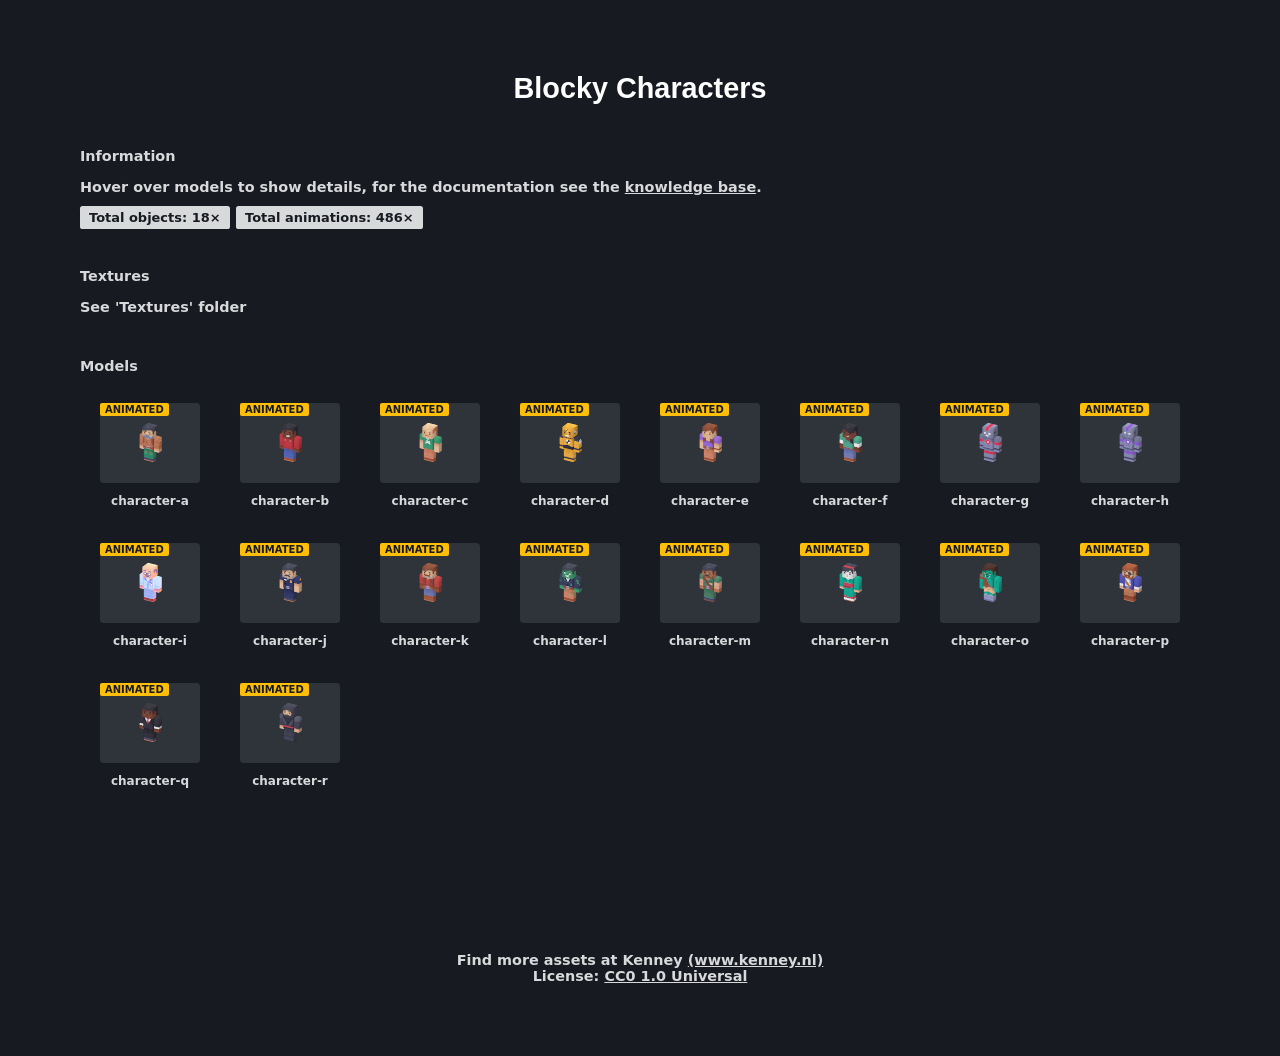
<file: web/assets/kenney/kenney_blocky-characters/Overview.html>
<!doctype html>

<html lang="en">
<head>
	<meta charset="utf-8">

	<title>Blocky Characters</title>
	
	<meta name="description" content="Game assets overview">
	<meta name="author" content="Kenney">

</head>

<body>

	<div class='container header'><h1>Blocky Characters</h1></div>
	
	<div class='container content'>
	
		<p><strong>Information</strong></p>
		
		<p>Hover over models to show details, for the documentation see the <a target='_blank' href='https://kenney.nl/knowledge-base/game-assets-3d/importing-3d-models-into-game-engines'>knowledge base</a>.</p>
		
		<p>
			<span class='data'><strong>Total objects:</strong> 18×</span><span class='data'><strong>Total animations:</strong> 486×</span>
		</p>
		
	</div>
	
	<div class='container content'>
	
		<p><strong>Textures</strong></p>
		
		<p>See 'Textures' folder</p>
		
	</div>
	
	<div class='container content'>
	
		<p style='margin-bottom:2em'><strong>Models</strong></p>
		
		<div title='143 vertices • 5 group(s) • 27 animation(s)' class='package'><span class='animated'>Animated</span><img src='Previews/character-a.png'/><br>character-a</div>
<div title='143 vertices • 5 group(s) • 27 animation(s)' class='package'><span class='animated'>Animated</span><img src='Previews/character-b.png'/><br>character-b</div>
<div title='143 vertices • 5 group(s) • 27 animation(s)' class='package'><span class='animated'>Animated</span><img src='Previews/character-c.png'/><br>character-c</div>
<div title='143 vertices • 5 group(s) • 27 animation(s)' class='package'><span class='animated'>Animated</span><img src='Previews/character-d.png'/><br>character-d</div>
<div title='143 vertices • 5 group(s) • 27 animation(s)' class='package'><span class='animated'>Animated</span><img src='Previews/character-e.png'/><br>character-e</div>
<div title='143 vertices • 5 group(s) • 27 animation(s)' class='package'><span class='animated'>Animated</span><img src='Previews/character-f.png'/><br>character-f</div>
<div title='143 vertices • 5 group(s) • 27 animation(s)' class='package'><span class='animated'>Animated</span><img src='Previews/character-g.png'/><br>character-g</div>
<div title='143 vertices • 5 group(s) • 27 animation(s)' class='package'><span class='animated'>Animated</span><img src='Previews/character-h.png'/><br>character-h</div>
<div title='143 vertices • 5 group(s) • 27 animation(s)' class='package'><span class='animated'>Animated</span><img src='Previews/character-i.png'/><br>character-i</div>
<div title='143 vertices • 5 group(s) • 27 animation(s)' class='package'><span class='animated'>Animated</span><img src='Previews/character-j.png'/><br>character-j</div>
<div title='143 vertices • 5 group(s) • 27 animation(s)' class='package'><span class='animated'>Animated</span><img src='Previews/character-k.png'/><br>character-k</div>
<div title='143 vertices • 5 group(s) • 27 animation(s)' class='package'><span class='animated'>Animated</span><img src='Previews/character-l.png'/><br>character-l</div>
<div title='143 vertices • 5 group(s) • 27 animation(s)' class='package'><span class='animated'>Animated</span><img src='Previews/character-m.png'/><br>character-m</div>
<div title='143 vertices • 5 group(s) • 27 animation(s)' class='package'><span class='animated'>Animated</span><img src='Previews/character-n.png'/><br>character-n</div>
<div title='143 vertices • 5 group(s) • 27 animation(s)' class='package'><span class='animated'>Animated</span><img src='Previews/character-o.png'/><br>character-o</div>
<div title='143 vertices • 5 group(s) • 27 animation(s)' class='package'><span class='animated'>Animated</span><img src='Previews/character-p.png'/><br>character-p</div>
<div title='143 vertices • 5 group(s) • 27 animation(s)' class='package'><span class='animated'>Animated</span><img src='Previews/character-q.png'/><br>character-q</div>
<div title='143 vertices • 5 group(s) • 27 animation(s)' class='package'><span class='animated'>Animated</span><img src='Previews/character-r.png'/><br>character-r</div>

		
	</div>
	
	<div class='clear'></div>
	
	<div class='container footer'>
	
		Find more assets at Kenney <a href='https://kenney.nl/assets'>(www.kenney.nl)</a><br>
		
		License: <a href='https://creativecommons.org/publicdomain/zero/1.0/'>CC0 1.0 Universal</a>
	
	</div>

</body>

	<style>
	
		body{
		
			font-family:system-ui;
			font-size:0.9em;
			font-weight:600;
			
			color:#d7d9da;
			background-color:#171B21;
			
			margin-top:5em;
			margin-bottom:5em;
			
			overflow-y:scroll;
			
		}
		
		h1{
		
			color:#FFFFFF;
			font-family:sans-serif;
			margin-bottom:1.2em;
		
		}
		
		a{ color:#d7d9da; }
		a:hover{ color:#ffbe07; }
	
		.container{
		
			max-width:1120px;
			margin:0 auto;
			
		}
		
		.container.header{
		
			text-align:center;
			margin-bottom:2.5em
		
		}
		
		.container.content{ margin-top:3em; }
		
		.container.footer{
		
			margin-top:1em;
			text-align:center
		
		}
	
		.package{
		
			float:left;
		
			width:12.5%;
			min-width:104px;
			
			height:140px;
			
			text-align:center;
			
			color:#d7d9da;
			text-decoration:none;
			
			font-size:12px;
			
			position:relative;
			
		}
		
		.package img{
		
			background-color:#2f333a;
			padding:8px 18px;
			border-radius:4px;
	
			width:64px;
			margin-bottom:8px;
		
		}
		
		.package img:hover{ background-color:#ECECEC; }
		
		.data{
		
			color: #171b21;
			background-color: #d7d9da;
			padding: 0.3em 0.7em;
			border-radius: 0.2em;
			font-size: 90%;
			
			margin-right:0.5em;
			text-decoration:none;
			
		}
		
		.data:hover{ background-color:#ffbe07; color:#171b21; }
		.no-padding{ padding-left:4px; }
		
		.swatch{
		
			display:inline-block;
		
			width: 16px; height: 16px;
			vertical-align: text-top;
			border-radius: 0.2em;
			
			margin-right: 8px;
			
			box-shadow: 0px 1px 2px #00000070;
			
			background-size:cover;
			
		}
		
		.animated{
		
			position: absolute;
			color: #171b21;
			background-color: #ffbe07;
			padding: 1px 5px;
			text-transform: uppercase;
			font-size: 10px;
			font-weight: bold;
			border-radius: 2px;
			pointer-events: none;
		
		}
	
		.clear{ clear:both; height:8em }
	
	</style>
	
</html>
</file>
<file: web/theme.css>
/* Four Mayors — shared theme. Calm, off-white, one accent, hairlines instead of boxes.
   Everything reads from these tokens; component files use var(--...) only. */
:root {
  --bg: #f5f4f0;            /* off-white ground */
  --surface: #fbfaf7;       /* quiet panels */
  --surface-2: #efede8;     /* inset fields */
  --ink: #1c1c1e;           /* near-black text */
  --ink-2: #4a4a4f;         /* secondary text */
  --muted: #7c7c82;         /* labels */
  --hair: rgba(28, 28, 30, .09);   /* hairline */
  --hair-2: rgba(28, 28, 30, .16);
  --accent: #0a5cff;        /* one accent */
  --accent-ink: #ffffff;
  --good: #1f9d55; --warn: #c78500; --bad: #d23b3b;
  --shadow: 0 10px 30px rgba(28, 28, 30, .10), 0 1px 2px rgba(28, 28, 30, .06);
  --radius: 14px; --radius-s: 9px;
  --font: -apple-system, BlinkMacSystemFont, "SF Pro Text", "SF Pro Display", Inter, "Helvetica Neue", Helvetica, Arial, sans-serif;
  --mono: ui-monospace, "SF Mono", Menlo, Consolas, monospace;
  color-scheme: light;
}
html, body { background: var(--bg); color: var(--ink); font: 14px/1.45 var(--font); -webkit-font-smoothing: antialiased; font-feature-settings: "tnum" 1, "cv11" 1; }
h1, h2, h3 { font-weight: 600; letter-spacing: -0.01em; }
a { color: var(--ink-2); text-decoration: none; } a:hover { color: var(--ink); }
small, .muted { color: var(--muted); }
code { font-family: var(--mono); font-size: 12px; background: var(--surface-2); border-radius: 5px; padding: 1px 5px; }

/* controls */
button, select, input[type=text], input[type=search] {
  font: inherit; color: var(--ink); background: var(--surface); border: 1px solid var(--hair-2); border-radius: 999px; padding: 6px 12px; line-height: 1.2;
}
button { cursor: pointer; transition: background .15s, border-color .15s, transform .05s; }
button:hover { background: #fff; border-color: rgba(28,28,30,.28); }
button:active { transform: translateY(.5px); }
button.primary { background: var(--ink); color: #fff; border-color: var(--ink); }
button.primary:hover { background: #000; }
button.sel { background: var(--ink); color: #fff; border-color: var(--ink); }
select { appearance: none; -webkit-appearance: none; padding-right: 26px; background-image: linear-gradient(45deg, transparent 50%, var(--muted) 50%), linear-gradient(135deg, var(--muted) 50%, transparent 50%); background-position: calc(100% - 14px) 55%, calc(100% - 9px) 55%; background-size: 5px 5px; background-repeat: no-repeat; }
input[type=range] { accent-color: var(--ink); }

/* header */
header { background: var(--bg); border-bottom: 1px solid var(--hair); padding: 10px 20px; gap: 10px; }
header h1 { font-size: 17px; margin: 0 6px 0 0; }
header label { color: var(--muted); font-size: 13px; display: flex; gap: 6px; align-items: center; }
#year { color: var(--muted); font-variant-numeric: tabular-nums; }

/* segmented control for the mayors */
.tabs { display: inline-flex; background: var(--surface-2); border-radius: 999px; padding: 3px; gap: 2px; }
.tab { border: none; border-radius: 999px; padding: 5px 12px; color: var(--ink-2); font-size: 13px; cursor: pointer; }
.tab:hover { color: var(--ink); }
.tab.sel { background: var(--surface); color: var(--ink); box-shadow: 0 1px 2px rgba(28,28,30,.12); }
.tab .sc { color: var(--muted); margin-left: 6px; font-variant-numeric: tabular-nums; }
.tab.sel .sc { color: var(--ink); }

/* panels */
aside, #chamber { background: var(--bg); border-color: var(--hair) !important; }
aside h2 { color: var(--muted); font-weight: 500; font-size: 13px; }
aside h2 .score { color: var(--ink); font-weight: 600; font-size: 14px; white-space: nowrap; }
.decision { background: var(--surface); border-radius: var(--radius-s); color: var(--ink-2); font-size: 12.5px; padding: 8px 10px; }
.health { color: var(--muted); }
.hb .ht { background: var(--surface-2); height: 5px; border-radius: 3px; }
.hb .hf { border-radius: 3px; }
.hb.total { color: var(--ink); font-weight: 500; }
.hv { color: var(--ink); }
.stats { color: var(--muted); } .stats b { color: var(--ink); font-weight: 500; }
.ticker, .lessons { border-top: 1px solid var(--hair); color: var(--muted); }
.ticker .up { color: var(--good); } .ticker .down { color: var(--bad); }
.lessons .failed { color: var(--bad); } .lessons .held { color: var(--good); }
.fuse { color: var(--warn); }

/* chamber */
#chamber .portrait img { background: var(--surface-2); border: none; }
#chamber .n { font-weight: 600; } #chamber .p { color: var(--muted); }
#chMin { border-radius: 999px; }
.bubble { background: var(--surface); border: none; color: var(--ink-2); box-shadow: 0 1px 2px rgba(28,28,30,.05); }
.bubble.now { background: #fff; box-shadow: 0 0 0 1.5px var(--ink) inset, var(--shadow); opacity: 1; }
.bubble .y { color: var(--muted); } .bubble .saw b { color: var(--ink); } .bubble .heard { color: #6b4fbb; } .bubble .did { color: var(--ink); font-weight: 600; } .bubble .why { color: var(--ink-2); } .bubble .memo { color: var(--accent); }

/* hero */
.hero-view { background: radial-gradient(ellipse at 50% 25%, #ffffff 0%, var(--surface-2) 70%) !important; border: none !important; box-shadow: var(--shadow); }
.hero-plate { background: linear-gradient(to top, rgba(245,244,240,.92) 55%, rgba(245,244,240,0)) !important; padding-top: 28px !important; }
.hero-name { color: var(--ink) !important; } .hero-epithet { color: var(--muted) !important; }
.hero-traits { color: var(--muted) !important; }
.trait .bar { background: var(--surface-2) !important; height: 5px !important; }
.trait .bar i { background: var(--ink) !important; }
.trait.memory .bar i { background: var(--warn) !important; } .trait.learn .bar i { background: var(--good) !important; } .trait.borrow .bar i { background: var(--bad) !important; } .trait.listen .bar i { background: #6b4fbb !important; }
.trait .v { color: var(--ink) !important; }

/* 3D stage chrome */
#game { background: #cfd7df; }
#hint, #fps { background: rgba(251,250,247,.85) !important; color: var(--muted) !important; border: 1px solid var(--hair); backdrop-filter: blur(8px); }
#talk { background: var(--surface) !important; color: var(--ink) !important; border: 1px solid var(--hair-2) !important; box-shadow: var(--shadow); border-radius: 999px !important; padding: 6px 12px !important; }
#talk small { color: var(--muted) !important; }
#loading { background: rgba(245,244,240,.9) !important; color: var(--muted) !important; }

/* callouts */
.co .frame { border: 1.5px solid rgba(255,255,255,.9) !important; box-shadow: var(--shadow), 0 0 0 1px rgba(28,28,30,.12) !important; border-radius: var(--radius) !important; }
.co.bad .frame { box-shadow: var(--shadow), 0 0 0 2px var(--bad) !important; } .co.good .frame { box-shadow: var(--shadow), 0 0 0 2px var(--good) !important; } .co.warn .frame { box-shadow: var(--shadow), 0 0 0 2px var(--warn) !important; }
.co .cap { background: rgba(251,250,247,.96) !important; border: none !important; color: var(--ink-2) !important; box-shadow: var(--shadow); border-radius: var(--radius-s) !important; backdrop-filter: blur(8px); }
.co .cap b { color: var(--ink) !important; } .co.bad .cap b { color: var(--bad) !important; } .co.good .cap b { color: var(--good) !important; } .co.warn .cap b { color: var(--warn) !important; }
.co .cap small { color: var(--muted) !important; }
#callout-lines line { stroke: var(--ink); stroke-width: 1.5; stroke-dasharray: 5 4; } #callout-lines circle { fill: var(--ink); }
#callout-lines .bad { stroke: var(--bad); fill: var(--bad); } #callout-lines .good { stroke: var(--good); fill: var(--good); } #callout-lines .warn { stroke: var(--warn); fill: var(--warn); }

/* chronicler + ask (keeps a dim scrim for focus, but light card) */
#chronicler { background: rgba(28,28,30,.35) !important; }
.ch-inner { background: var(--surface) !important; border: none !important; color: var(--ink) !important; box-shadow: var(--shadow) !important; }
.ch-sub, .ch-auto, .ch-person div div:last-child { color: var(--muted) !important; }
.ch-body .who { color: var(--ink) !important; font-weight: 600; }
.ch-askpanel { border-top-color: var(--hair) !important; }
.ch-person { background: var(--surface-2) !important; border: 1px solid transparent !important; border-radius: var(--radius-s) !important; color: var(--ink) !important; }
.ch-person.sel { border-color: var(--ink) !important; background: #fff !important; }
.ch-q input { background: #fff !important; color: var(--ink) !important; border: 1px solid var(--hair-2) !important; border-radius: 999px !important; }
.ch-answer { background: var(--surface-2) !important; color: var(--ink-2) !important; } .ch-answer .who { color: var(--ink) !important; }

/* how it works */
.tech-inner { background: var(--surface) !important; border: none !important; color: var(--ink) !important; box-shadow: var(--shadow) !important; }
.tech-close { background: var(--surface-2) !important; color: var(--ink) !important; border: none !important; border-radius: 999px !important; }
.tech-body h1 small { color: var(--muted) !important; } .tech-body h2 { color: var(--muted) !important; font-weight: 500; letter-spacing: .06em; }
.tech-body p, .tech-body li { color: var(--ink-2) !important; }
.node { background: #fff !important; border: 1px solid var(--hair) !important; box-shadow: 0 1px 2px rgba(28,28,30,.05); }
.node b { color: var(--ink) !important; } .node span { color: var(--ink-2) !important; } .node .arrow { color: var(--muted) !important; }
.node.world { border-top: 3px solid var(--good) !important; } .node.mayor { border-top: 3px solid var(--accent) !important; } .node.memory { border-top: 3px solid var(--warn) !important; } .node.judge { border-top: 3px solid var(--bad) !important; }
.back { color: var(--warn) !important; }
.cast div { background: #fff !important; border: 1px solid var(--hair) !important; } .cast div small { color: var(--muted) !important; }
.live { background: #fff !important; border: 1px solid var(--hair) !important; } .live .row { border-bottom: 1px solid var(--hair) !important; } .live .k { color: var(--muted) !important; } .live .v { color: var(--ink) !important; }
.lesson { border-left-color: var(--hair-2) !important; } .lesson small { color: var(--muted) !important; }
.tech-links a { color: var(--accent) !important; }

/* run panel */
.rp-inner { background: var(--surface) !important; border: none !important; color: var(--ink) !important; box-shadow: var(--shadow) !important; }
.rp-sub { color: var(--muted) !important; } .rp-row > span:first-child { color: var(--muted) !important; }
.rp-job { background: #fff !important; border: 1px solid var(--hair) !important; } .rp-job .bar { background: var(--surface-2) !important; } .rp-job .fill { background: var(--ink) !important; } .rp-job.done .fill { background: var(--good) !important; }
#rp-label { border-radius: 999px; border: 1px solid var(--hair-2); padding: 5px 10px; background: #fff; color: var(--ink); }

/* cinematics keep their own darkness; refine the type */
#cinema .title .t { font-weight: 600; letter-spacing: -0.015em; }
#cinema .lines { font-weight: 400; }
#cinema .card { background: rgba(251,250,247,.94) !important; color: var(--ink) !important; border: none !important; box-shadow: var(--shadow); }
#cinema .card .k { color: var(--muted) !important; }
#cinema .skip { background: rgba(251,250,247,.9) !important; color: var(--ink) !important; border: none !important; border-radius: 999px !important; }
#cinema .counter { background: var(--bad) !important; border: none !important; border-radius: var(--radius-s) !important; }

/* end card: the term is over */
#endcard { position:absolute; left:50%; bottom:64px; transform:translateX(-50%); z-index:7; width:min(560px, 92%); text-align:center; padding:18px 22px 16px; border-radius:var(--radius); background:rgba(251,250,247,.94); backdrop-filter:blur(10px); box-shadow:var(--shadow), 0 0 0 1px var(--hair-2); animation:ec-in .35s cubic-bezier(.2,.8,.2,1); }
#endcard.early { box-shadow:var(--shadow), 0 0 0 2px var(--bad); }
#endcard .ec-kicker { font-size:11px; letter-spacing:.08em; text-transform:uppercase; color:var(--muted); }
#endcard .ec-title { font-size:34px; font-weight:700; letter-spacing:-.02em; margin:2px 0 6px; color:var(--bad); }
#endcard.full .ec-title { color:var(--ink); } #endcard .ec-title.small { font-size:22px; }
#endcard .ec-line { color:var(--ink-2); font-size:13px; }
#endcard .ec-score { margin-top:8px; font-size:13px; color:var(--ink-2); } #endcard .ec-score b { color:var(--ink); font-size:15px; }
#endcard .ec-actions { margin-top:12px; display:flex; gap:8px; justify-content:center; flex-wrap:wrap; }
@keyframes ec-in { from { opacity:0; transform:translateX(-50%) translateY(10px); } to { opacity:1; transform:translateX(-50%); } }
</file>
